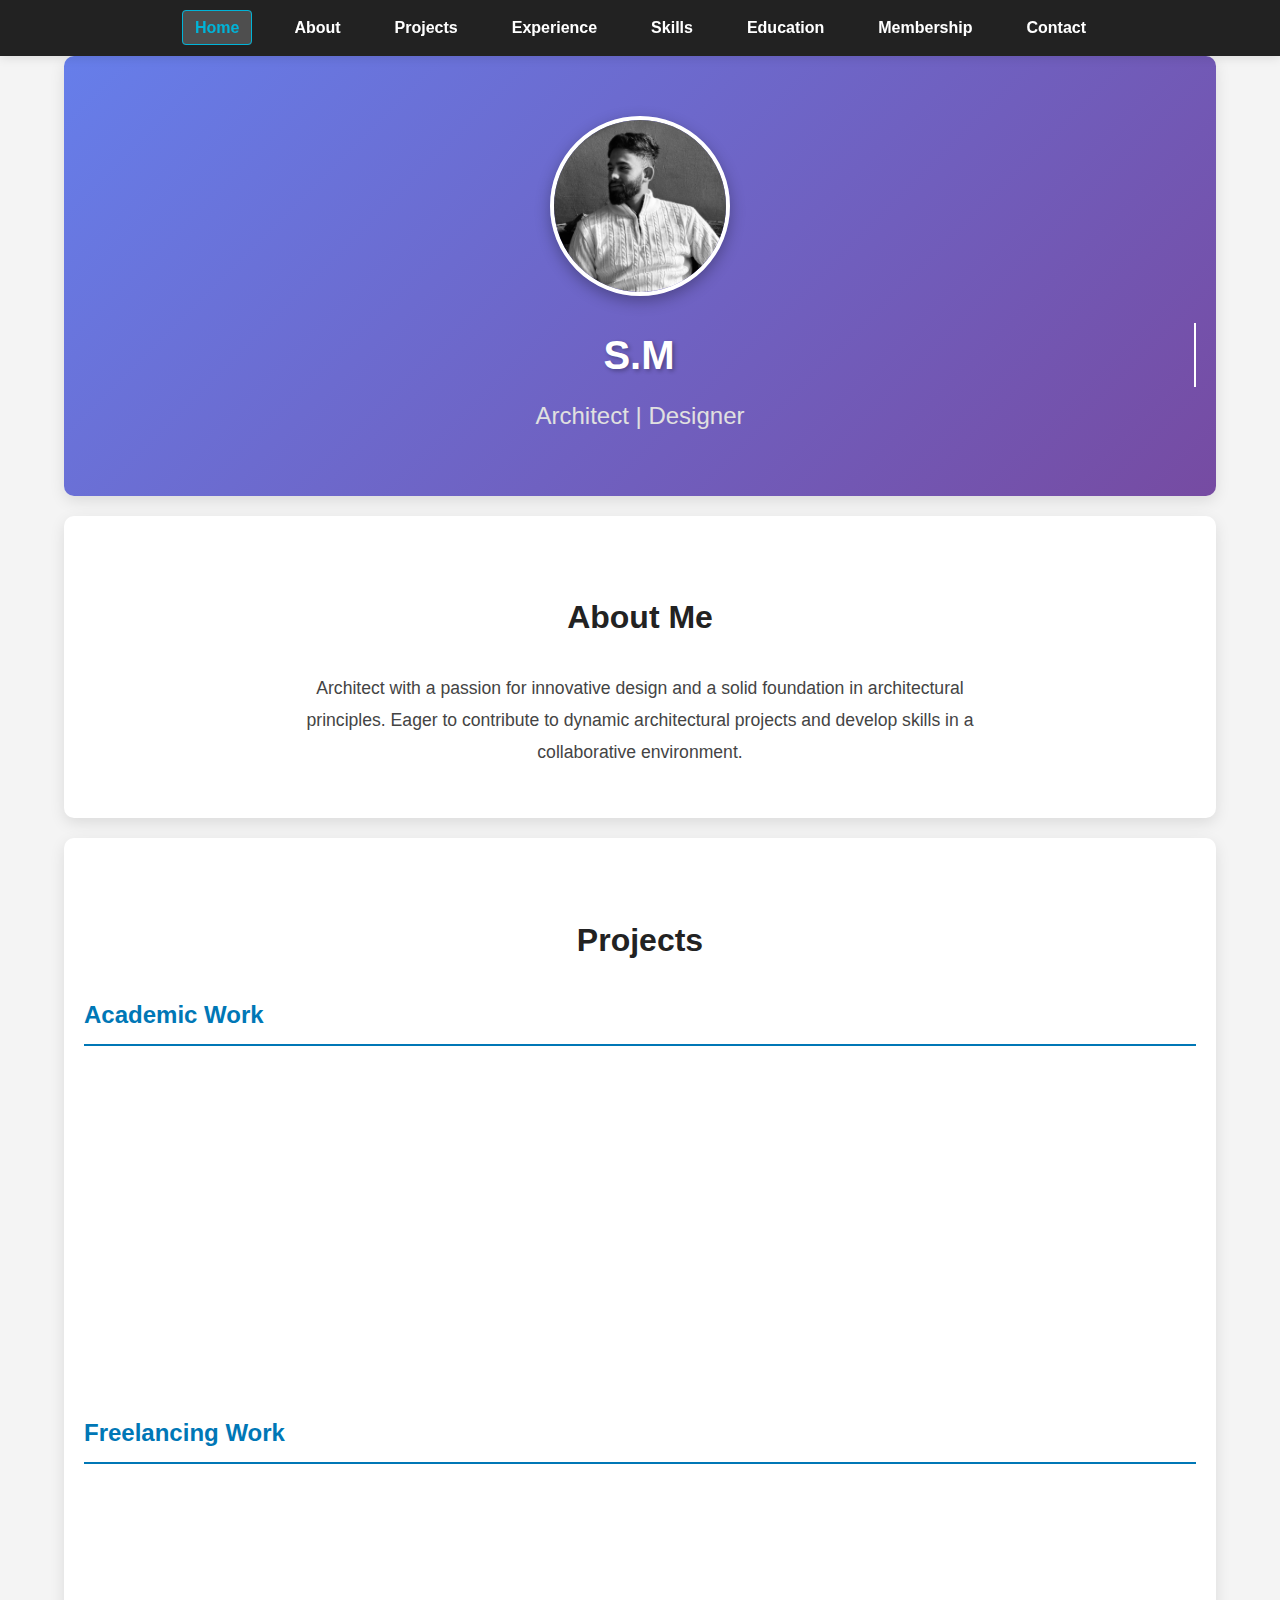
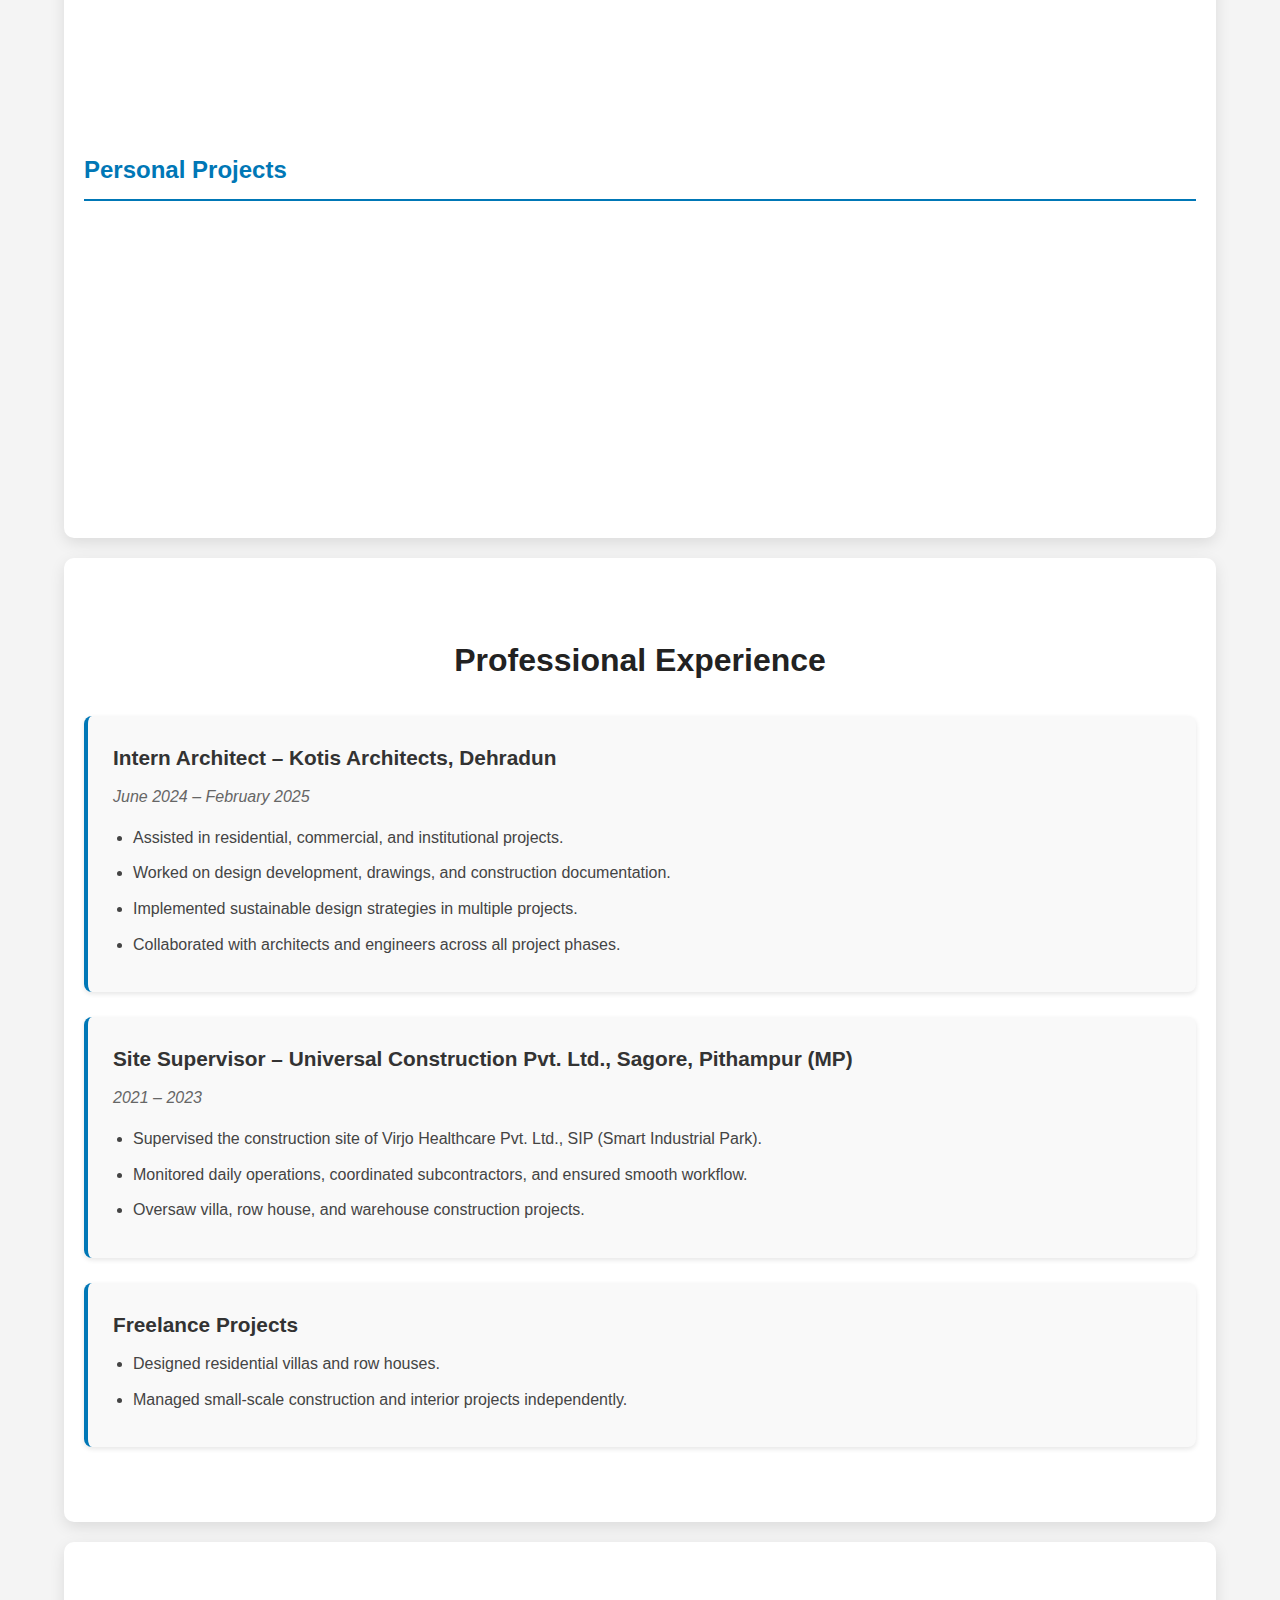
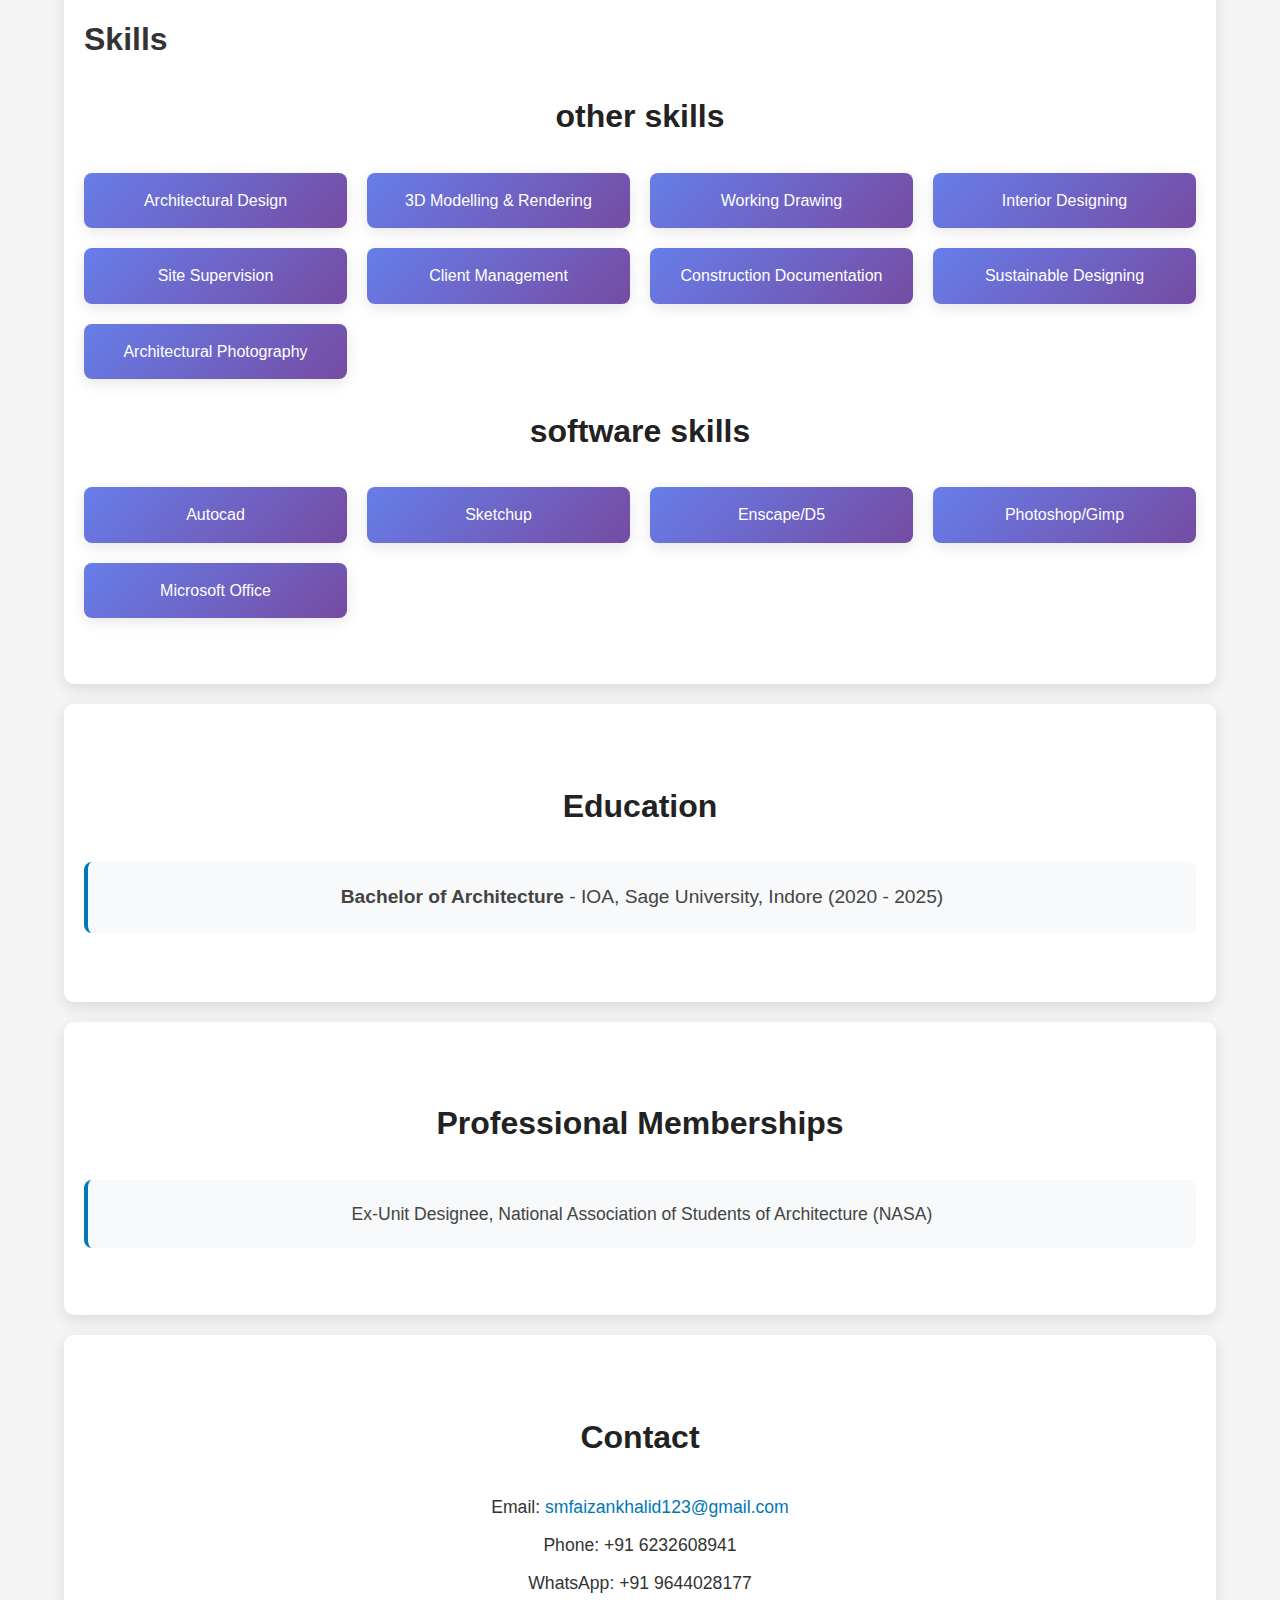
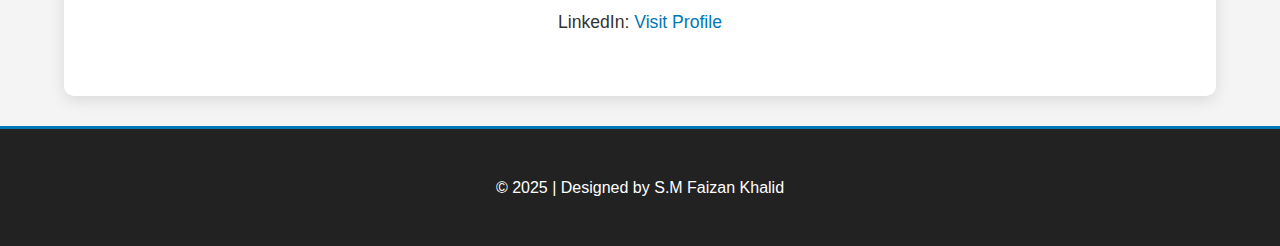
<file: index.html>
<!DOCTYPE html>
<html lang="en">
<head>
  <meta charset="UTF-8">
  <meta name="viewport" content="width=device-width, initial-scale=1.0">
  <title>Faizan Khalid - Portfolio</title>
  <link rel="stylesheet" href="css/style.css">
</head>
<body>
  <!-- Navbar -->
<header>
  <nav>
    <div class="menu-toggle" id="menu-toggle">☰</div>
    <ul id="nav-links">
      <li><a href="#home" class="active">Home</a></li>
      <li><a href="#about">About</a></li>
      <li><a href="#projects">Projects</a></li>
      <li><a href="#experience">Experience</a></li>
      <li><a href="#skills">Skills</a></li>
      <li><a href="#education">Education</a></li>
      <li><a href="#membership">Membership</a></li>
      <li><a href="#contact">Contact</a></li>
    </ul>
  </nav>
</header>
  
  <!-- Home -->
  <section id="home" class="home-section">
    <img src="img/profile.png" alt="S.M Faizan Khalid" class="profile-pic">
    <h1>S.M Faizan Khalid</h1>
    <h2>Architect | Designer</h2>
  </section>
  
  <!-- About -->
  <section id="about">
    <h2>About Me</h2>
    <p>Architect with a passion for innovative design and a solid foundation in architectural principles. 
      Eager to contribute to dynamic architectural projects and develop skills in a collaborative environment.</p>
  </section>
    
  <!-- Projects -->
  <section id="projects">
    <h2>Projects</h2>
    <div class="project-category">
      <h3>Academic Work</h3>
      <div class="project-card"><a href="academic work/7thSemproject/7th-semester_project.html">Bachelor Projects - 7th Semester</a></div>
      <div class="project-card"><a href="academic work/8thSemisterProject/8th-semester_project.html">Bachelor Projects - 8th Semester</a></div>
      <div class="project-card"><a href="academic work/9thsemproject/Completion Letter_Faizan Shaikh.pdf">profational traning certificat - 9th Semester</a></div>
      <div class="project-card"><a href="academic work/finalYearProject/theses.html">Bachelor Projects - Theses</a></div>
    </div>
    
    <div class="project-category">
      <h3>Freelancing Work</h3>
      <div class="project-card"><a href="html/project.html">Residential Projects - Villa</a></div>
      <div class="project-card"><a href="html/other option project .html">Residential Projects - Alternative Design</a></div>
      <div class="project-card"> <a href="/freelancing project/villa.html">Residential Projects - Villa</a></div>
    </div>

    <div class="project-category">
      <h3>Personal Projects</h3>
      <div class="project-card"><a href="project2.pdf">3D Modelling & Rendering Studies</a></div>
      <div class="project-card"><a href="self_project/self_project/rowHouse.html">Planning & 3D Modelling</a></div>
      <div class="project-card"><a href="self_project/self_project/groundwork.html">Residential Projects - Ground Floor Work</a></div>
    </div>
  </section>
    
  <!-- Experience -->
  <section id="experience">
    <h2>Professional Experience</h2>

    <div class="experience-item">
      <h3>Intern Architect – Kotis Architects, Dehradun</h3>
      <p><em>June 2024 – February 2025</em></p>
      <ul>
        <li>Assisted in residential, commercial, and institutional projects.</li>
        <li>Worked on design development, drawings, and construction documentation.</li>
        <li>Implemented sustainable design strategies in multiple projects.</li>
        <li>Collaborated with architects and engineers across all project phases.</li>
      </ul>
    </div>

    <div class="experience-item">
      <h3>Site Supervisor – Universal Construction Pvt. Ltd., Sagore, Pithampur (MP)</h3>
      <p><em>2021 – 2023</em></p>
      <ul>
        <li>Supervised the construction site of Virjo Healthcare Pvt. Ltd., SIP (Smart Industrial Park).</li>
        <li>Monitored daily operations, coordinated subcontractors, and ensured smooth workflow.</li>
        <li>Oversaw villa, row house, and warehouse construction projects.</li>
      </ul>
    </div>

    <div class="experience-item">
      <h3>Freelance Projects</h3>
      <ul>
        <li>Designed residential villas and row houses.</li> 
        <li>Managed small-scale construction and interior projects independently.</li>
      </ul>
    </div>
  </section>
  
  <!-- Skills -->
  <section id="skills">
    <h1>Skills</h1>
    <h2>other skills</h2>
    <ul>
      <li>Architectural Design</li>
      <li>3D Modelling & Rendering</li>
      <li>Working Drawing</li>
      <li>Interior Designing</li>
      <li>Site Supervision</li>
      <li>Client Management</li>
      <li>Construction Documentation</li>
      <li>Sustainable Designing</li>
      <li>Architectural Photography</li>
    </ul>
    <h2>software skills</h2>
    <ul>
    <li>Autocad</li>
    <li> Sketchup </li>
    <li>  Enscape/D5 </li>
    <li>  Photoshop/Gimp</li>
    <li> Microsoft Office  </li>

    </ul>
  </section>
  
  <!-- Education -->
  <section id="education">
    <h2>Education</h2>
    <p><b>Bachelor of Architecture</b> - IOA, Sage University, Indore (2020 - 2025)</p>
  </section>
  
  <!-- Membership -->
  <section id="membership">
    <h2>Professional Memberships</h2>
    <p>Ex-Unit Designee, National Association of Students of Architecture (NASA)</p>
  </section>
  
  <!-- Contact -->
  <section id="contact">
    <h2>Contact</h2>
    <p>Email: <a href="mailto:smfaizankhalid123@gmail.com">smfaizankhalid123@gmail.com</a></p>
    <p>Phone: +91 6232608941</p>
    <p>WhatsApp: +91 9644028177</p>
    <p>LinkedIn: <a href="https://www.linkedin.com/in/sm-faizan-khalid-453b69214" target="_blank">Visit Profile</a></p>
  </section>
  
  <footer>
    <p>© 2025 | Designed by S.M Faizan Khalid</p>
  </footer>
</body>
<script defer src="javascript/script.js"></script>
<script>
  const toggle = document.getElementById('menu-toggle');
  const navLinks = document.getElementById('nav-links');

  toggle.addEventListener('click', () => {
    navLinks.classList.toggle('show');
  });
</script>

</html>
</file>
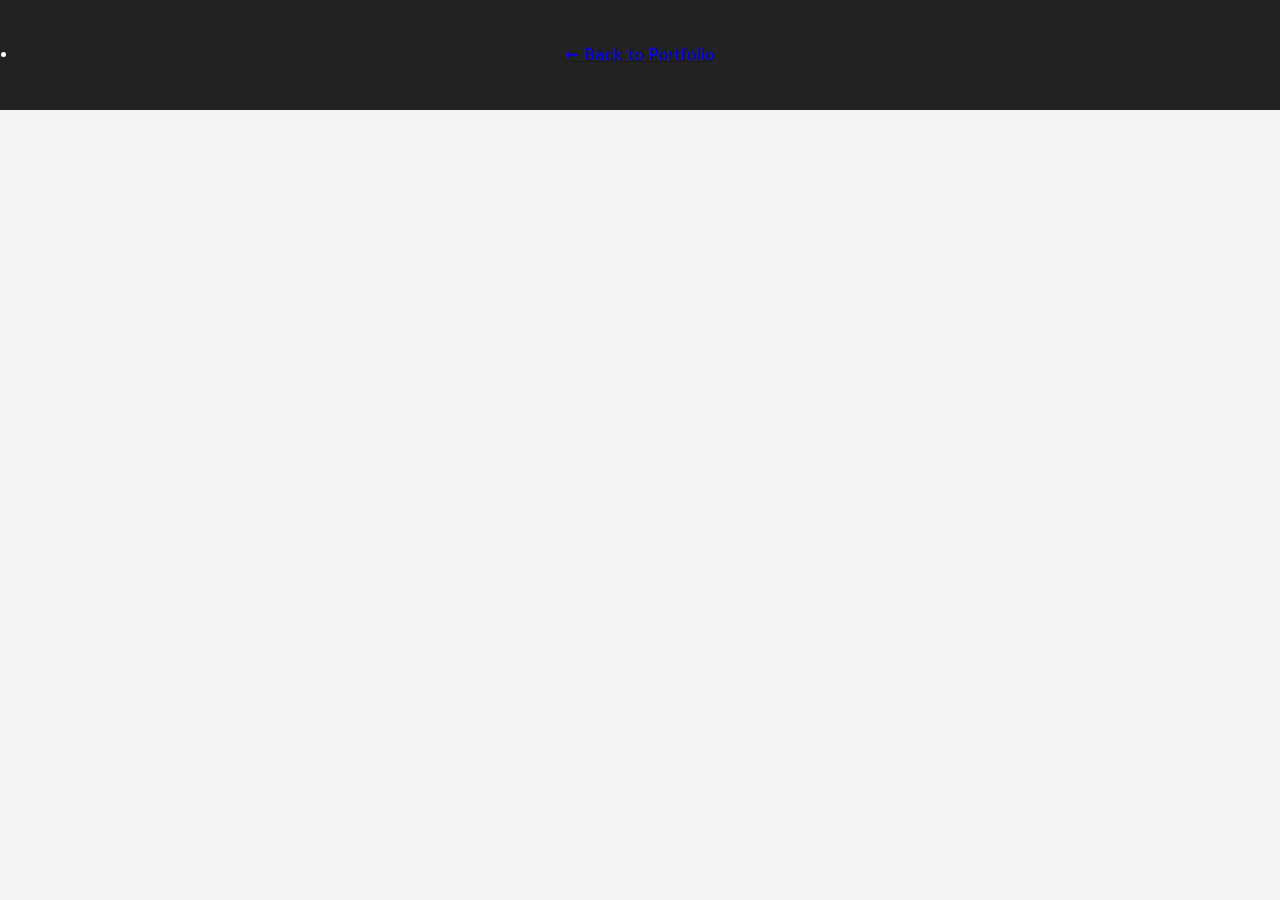
<file: academic work/8thSemisterProject/8th-semester_project.html>
<!DOCTYPE html>
<html lang="en">
<head>
    <meta charset="UTF-8">
    <meta name="viewport" content="width=device-width, initial-scale=1.0">
    <title>8th semester project</title>
<link rel="stylesheet" href="/academic work/8thSemisterProject/8thsem.css">
</head>
<body>
    <header>
     <li><a href="/index.html">← Back to Portfolio</a></li>

    </header>
    
</body>
</html>
</file>
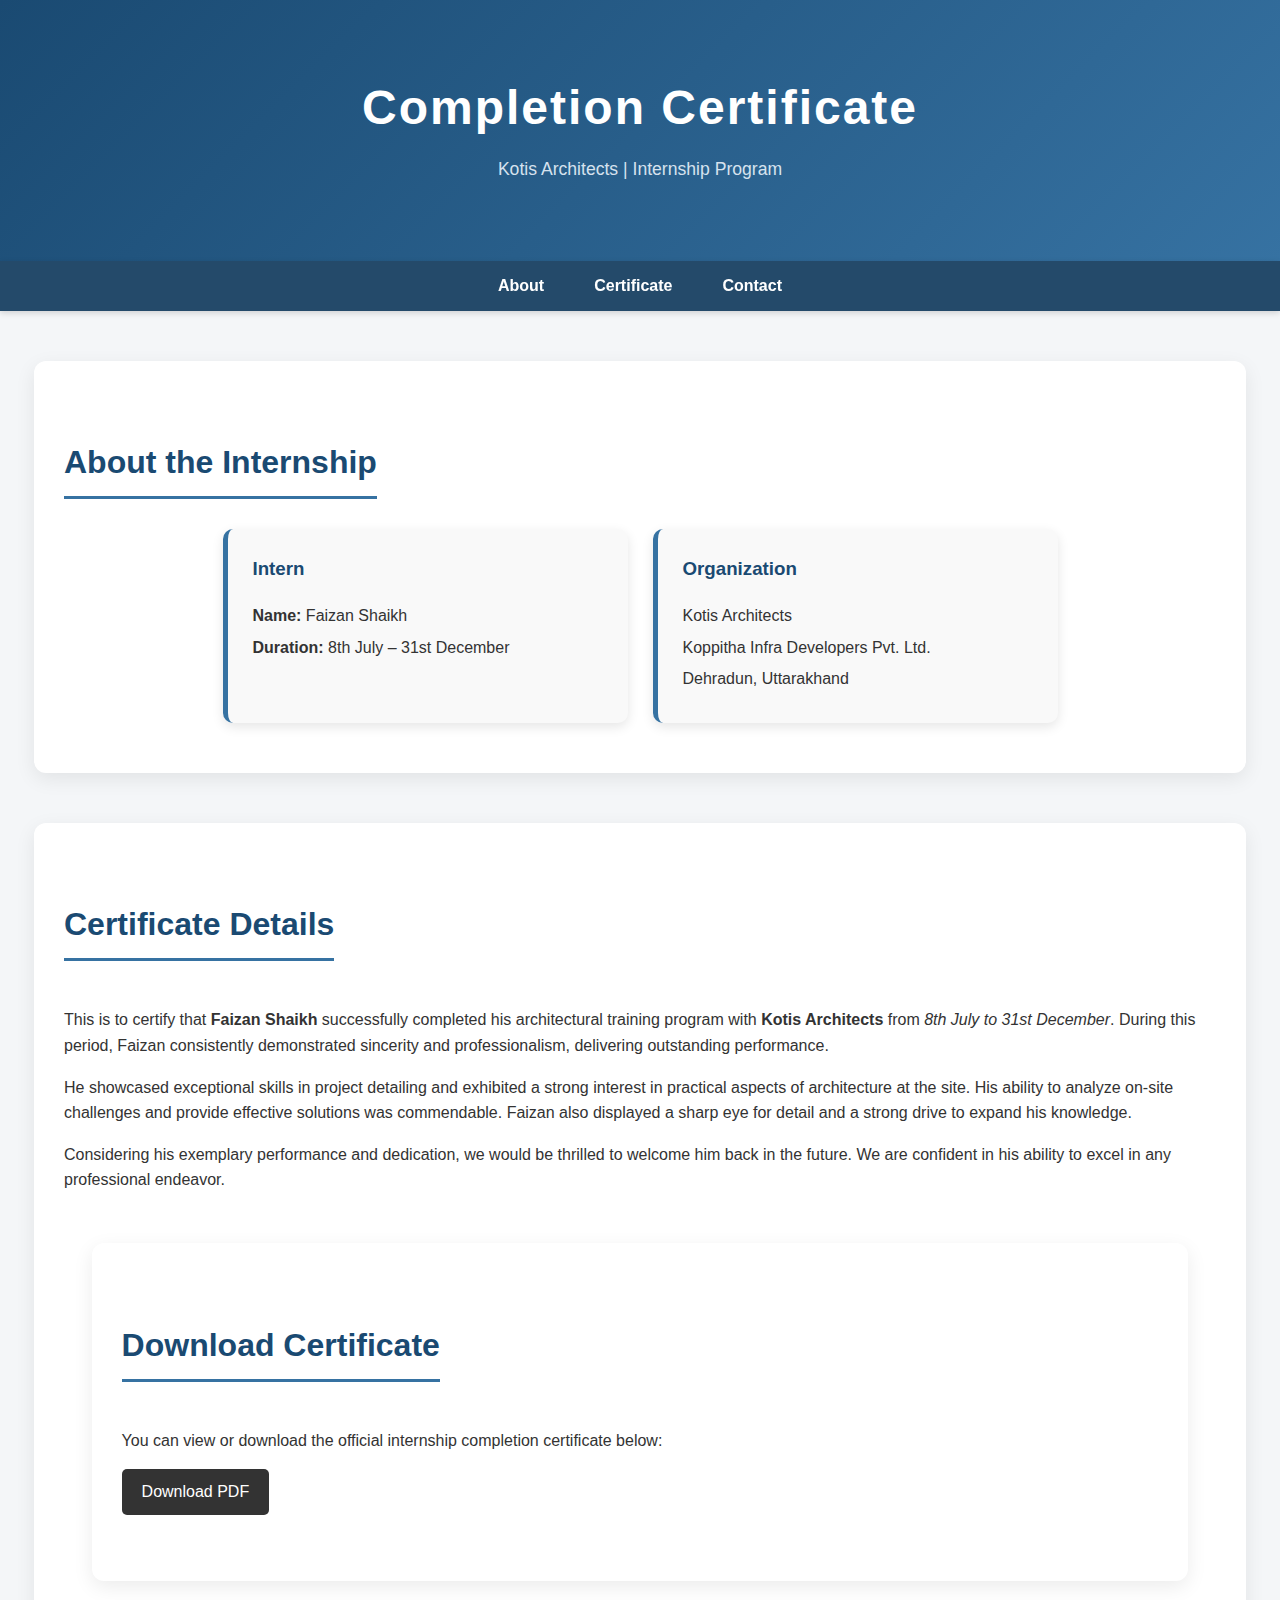
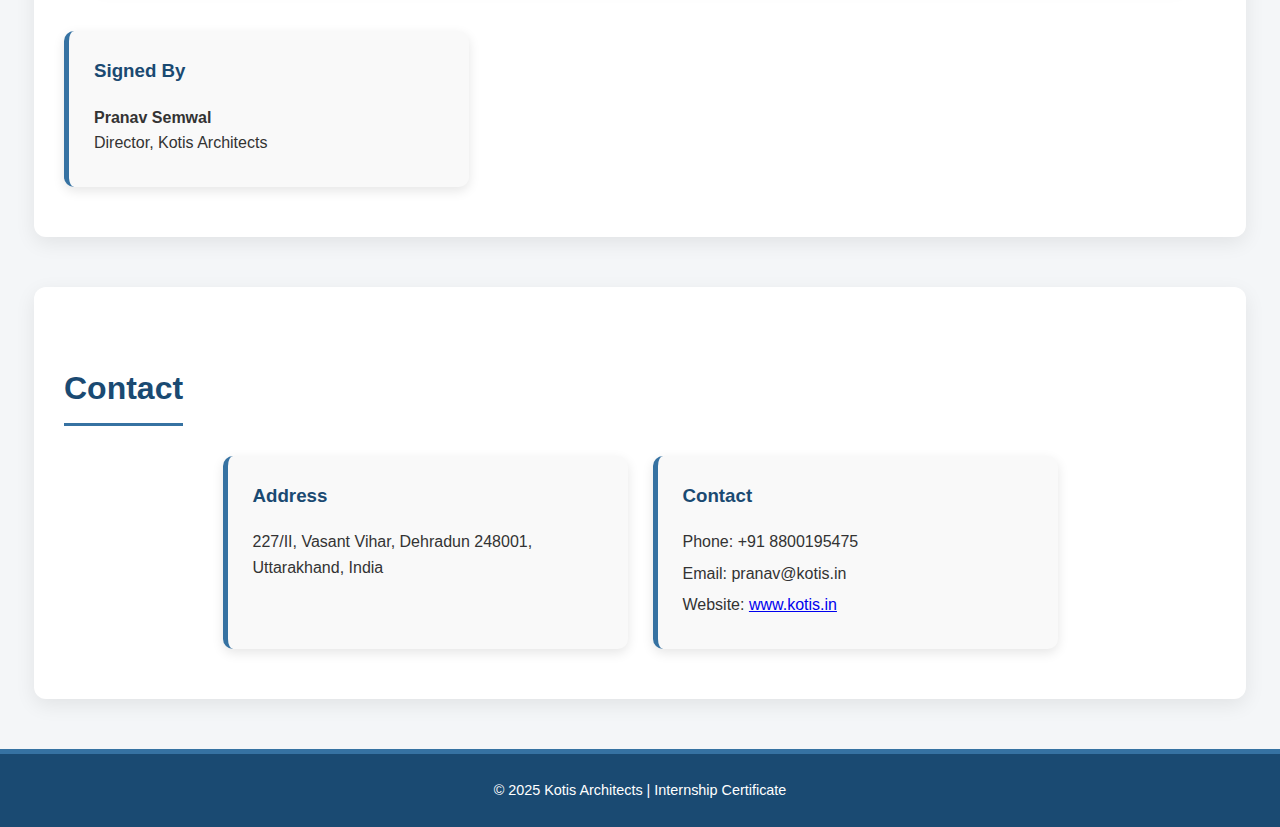
<file: academic work/9thsemproject/9thsem.html>
<!DOCTYPE html>
<html lang="en">
<head>
  <meta charset="UTF-8">
  <meta name="viewport" content="width=device-width, initial-scale=1.0">
  <title>Internship Completion Certificate</title>
  <link rel="stylesheet" href="/academic work/9thsemproject/css.css">
</head>
<body>

  <!-- Header -->
  <header class="project-header">
    <h1>Completion Certificate</h1>
    <p>Kotis Architects | Internship Program</p>
  </header>

  <!-- Navigation -->
  <nav>
    <ul>
      <li><a href="#about">About</a></li>
      <li><a href="#certificate">Certificate</a></li>
      <li><a href="#contact">Contact</a></li>
    </ul>
  </nav>

  <!-- About Section -->
  <section id="about" class="content-section">
    <h2>About the Internship</h2>
    <div class="project-info">
      <div class="info-card">
        <h3>Intern</h3>
        <p><strong>Name:</strong> Faizan Shaikh</p>
        <p><strong>Duration:</strong> 8th July – 31st December</p>
      </div>
      <div class="info-card">
        <h3>Organization</h3>
        <p>Kotis Architects</p>
        <p>Koppitha Infra Developers Pvt. Ltd.</p>
        <p>Dehradun, Uttarakhand</p>
      </div>
    </div>
  </section>

  <!-- Certificate Section -->
  <section id="certificate" class="content-section">
    <h2>Certificate Details</h2>
    <p>
      This is to certify that <strong>Faizan Shaikh</strong> successfully completed his
      architectural training program with <strong>Kotis Architects</strong> from
      <em>8th July to 31st December</em>. During this period, Faizan consistently
      demonstrated sincerity and professionalism, delivering outstanding performance.
    </p>
    <p>
      He showcased exceptional skills in project detailing and exhibited a strong
      interest in practical aspects of architecture at the site. His ability to analyze
      on-site challenges and provide effective solutions was commendable. Faizan also
      displayed a sharp eye for detail and a strong drive to expand his knowledge.
    </p>
    <p>
      Considering his exemplary performance and dedication, we would be thrilled to
      welcome him back in the future. We are confident in his ability to excel in any
      professional endeavor.
    </p>
  <!-- PDF Certificate Section -->
  <section id="pdf" class="content-section">
    <h2>Download Certificate</h2>
    <p>You can view or download the official internship completion certificate below:</p>

    <!-- Embed PDF in page -->
    <!-- Download link -->
    <p style="margin-top: 10px;">
      <a href="/academic work/9thsemproject/Completion Letter_Faizan Shaikh.pdf" download class="download-btn">Download PDF</a>
    </p>
  </section>



    <div class="info-card">
      <h3>Signed By</h3>
      <p><strong>Pranav Semwal</strong><br>Director, Kotis Architects</p>
    </div>
  </section>

  <!-- Contact Section -->
  <section id="contact" class="content-section">
    <h2>Contact</h2>
    <div class="project-info">
      <div class="info-card">
        <h3>Address</h3>
        <p>227/II, Vasant Vihar, Dehradun 248001, Uttarakhand, India</p>
      </div>
      <div class="info-card">
        <h3>Contact</h3>
        <p>Phone: +91 8800195475</p>
        <p>Email: pranav@kotis.in</p>
        <p>Website: <a href="http://www.kotis.in" target="_blank">www.kotis.in</a></p>
      </div>
    </div>
  </section>

  <!-- Footer -->
  <footer>
    &copy; 2025 Kotis Architects | Internship Certificate
  </footer>

</body>
</html>
</file>
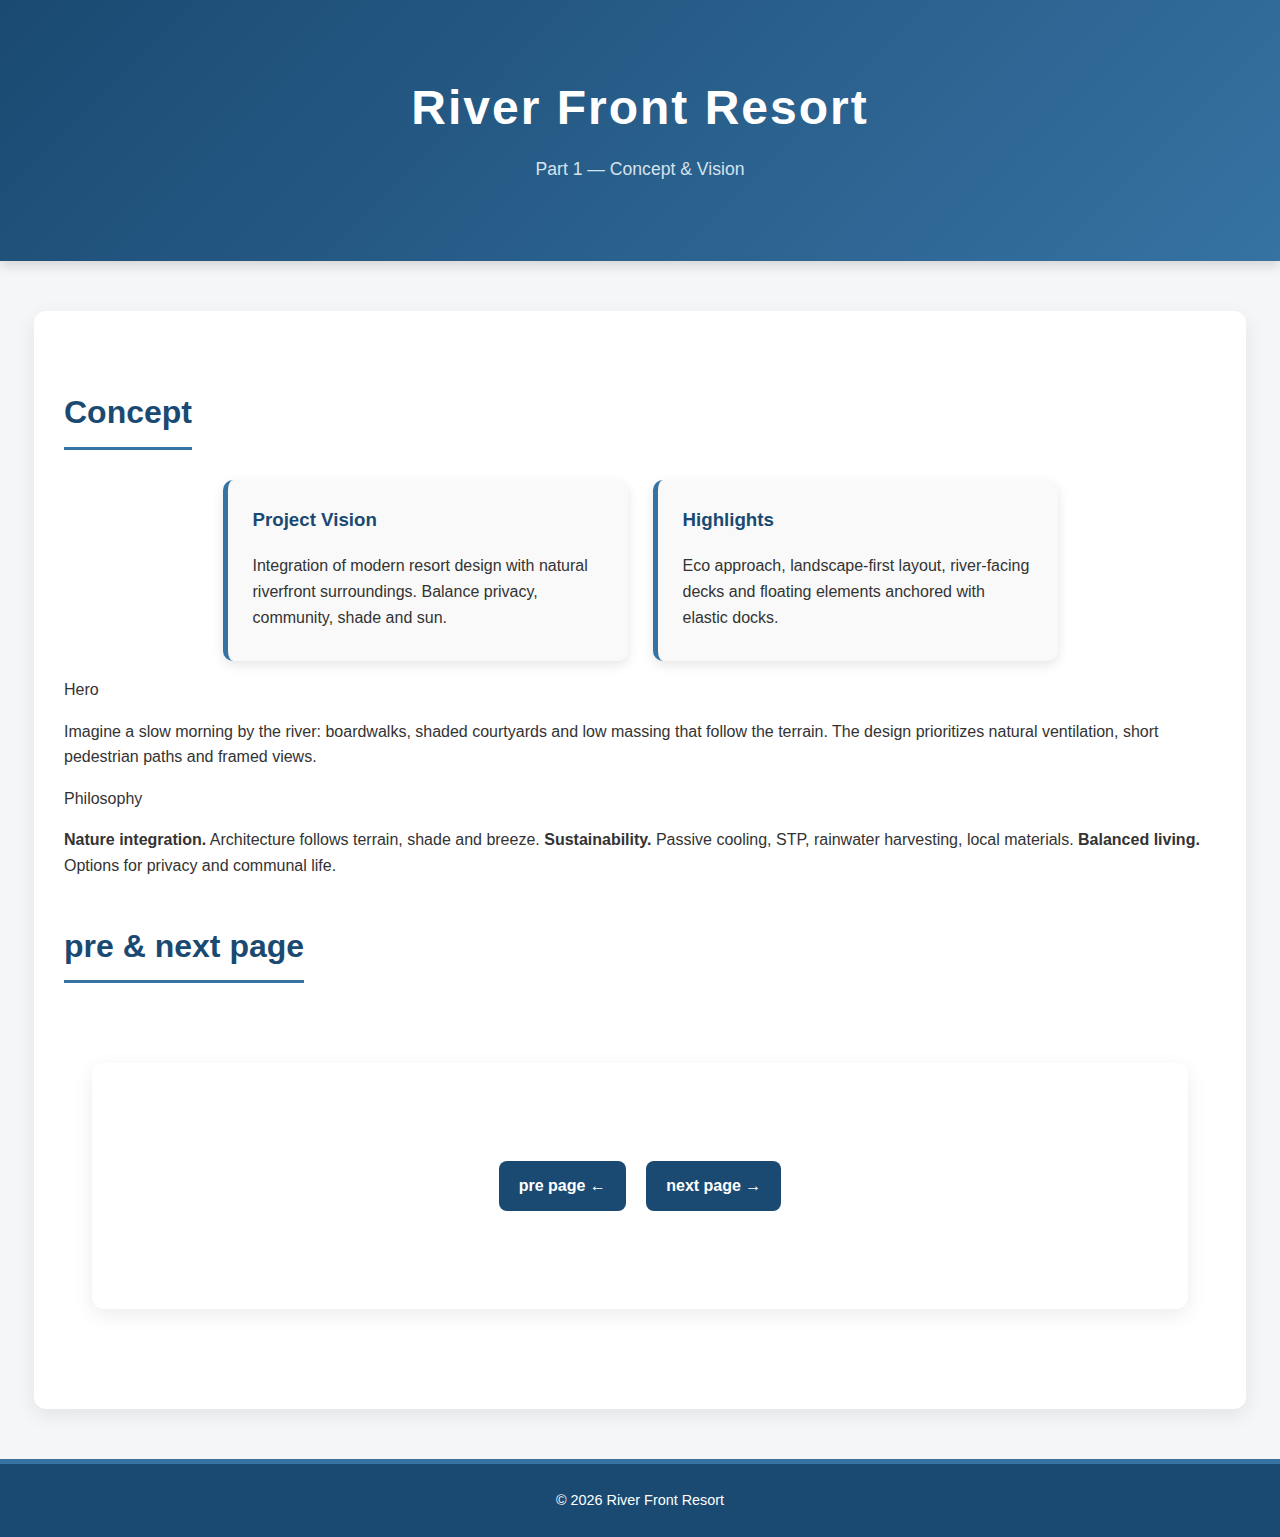
<file: academic work/finalYearProject/part1.html>
<!DOCTYPE html>
<html lang="en">
<head>
  <meta charset="utf-8"/>
  <meta name="viewport" content="width=device-width,initial-scale=1"/>
  <title>River Front Resort — Portfolio</title>
  <link rel="stylesheet" href="theses.css"/>
</head>
<body>
  <header class="project-header">
    <h1>River Front Resort</h1>
    <p class="lead">Part 1 — Concept & Vision</p>
  </header>
  <main>
    <section class="content-section">
      <h2>Concept</h2>
      <div class="project-info">
        <article class="info-card">
          <h3>Project Vision</h3>
          <p>Integration of modern resort design with natural riverfront surroundings. Balance privacy, community, shade and sun.</p>
        </article>
        <article class="info-card">
          <h3>Highlights</h3>
          <p>Eco approach, landscape-first layout, river-facing decks and floating elements anchored with elastic docks.</p>
        </article>
      </div>

      <div class="hr"></div>

      <div class="two-col">
        <p class="kicker">Hero</p>
        <p>Imagine a slow morning by the river: boardwalks, shaded courtyards and low massing that follow the terrain. The design prioritizes natural ventilation, short pedestrian paths and framed views.</p>

        <p class="kicker">Philosophy</p>
        <p><strong>Nature integration.</strong> Architecture follows terrain, shade and breeze. <strong>Sustainability.</strong> Passive cooling, STP, rainwater harvesting, local materials. <strong>Balanced living.</strong> Options for privacy and communal life.</p>
      </div>
          <h2>pre & next page</h2>
    <div class="plans-container">
           <!-- pre & naxt planButton -->
<section id="site-plan" class="content-section">
  <div style="text-align:center; margin: 40px 0;">
    <a href="theses.html" class="nav-btn">pre page ←</a>
  <a href="part2.html" class="nav-btn">next page →</a>
  </div>


</section>
    
</main>
  <!-- footer start  -->
  <footer>© <span id="year"></span> River Front Resort</footer>
  <script>document.getElementById('year').textContent=new Date().getFullYear();</script>
</body>
</html>
</file>
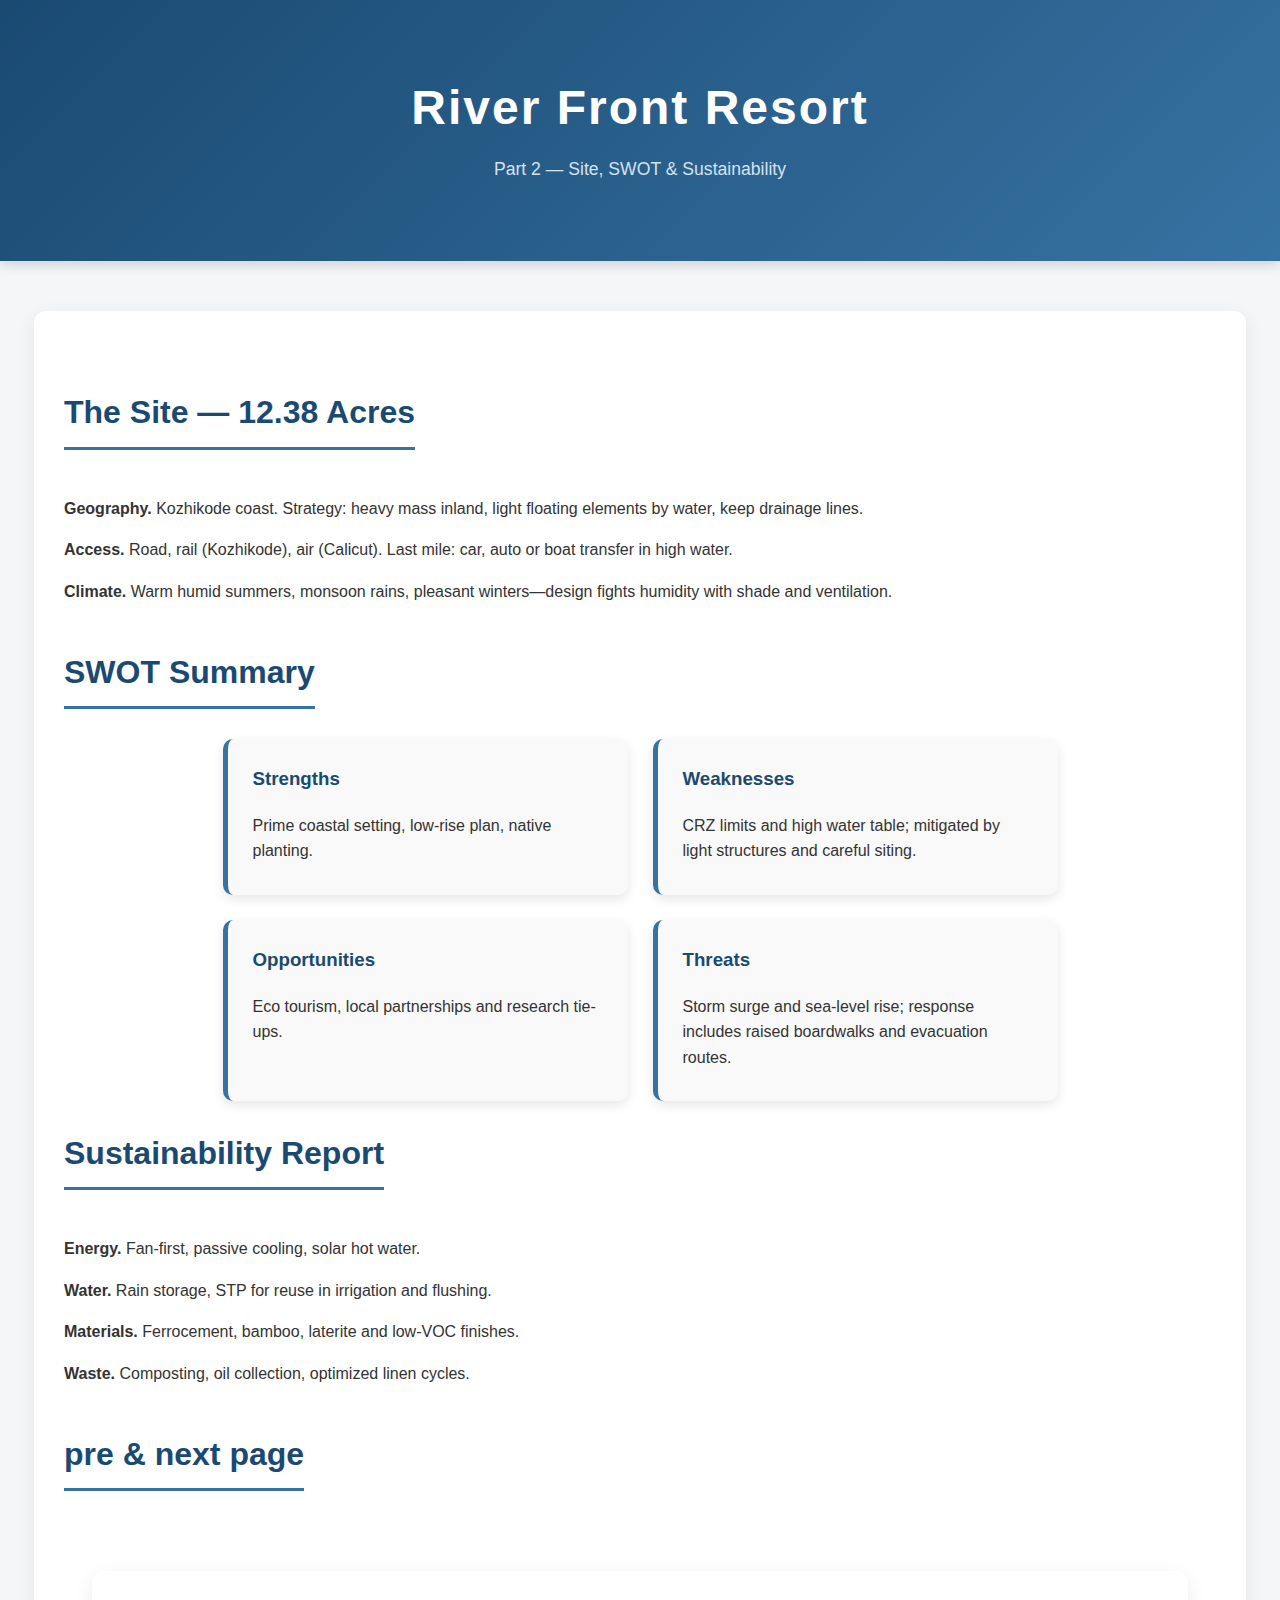
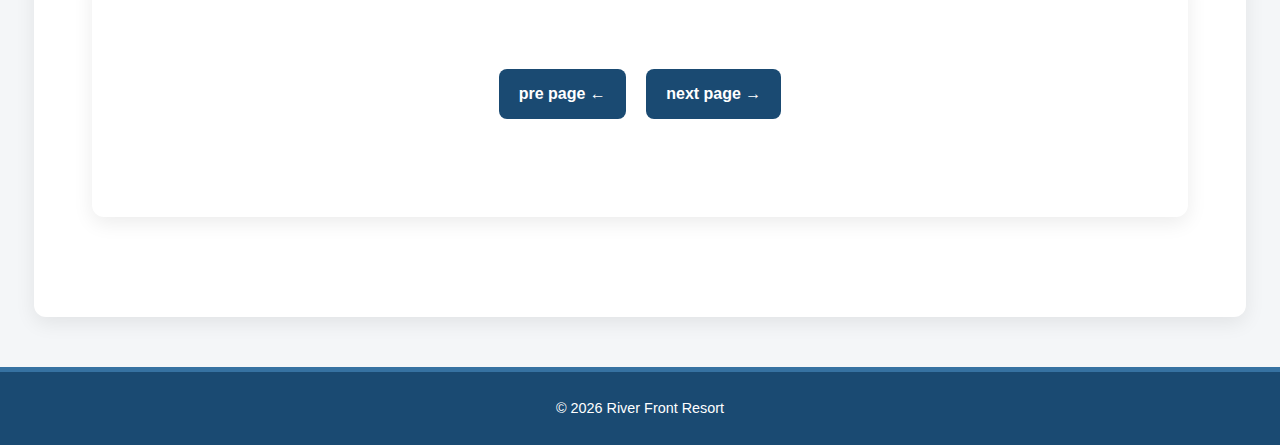
<file: academic work/finalYearProject/part2.html>
<!DOCTYPE html>
<html lang="en">
<head>
  <meta charset="utf-8"/>
  <meta name="viewport" content="width=device-width,initial-scale=1"/>
  <title>Part 2 — Site & Sustainability</title>
  <link rel="stylesheet" href="theses.css"/>
</head>
<body>
  <header class="project-header">
    <h1>River Front Resort</h1>
    <p class="lead">Part 2 — Site, SWOT & Sustainability</p>
  </header>

  <main>
    <section class="content-section">
      <h2>The Site — 12.38 Acres</h2>
      <div class="two-col">
        <p><strong>Geography.</strong> Kozhikode coast. Strategy: heavy mass inland, light floating elements by water, keep drainage lines.</p>
        <p><strong>Access.</strong> Road, rail (Kozhikode), air (Calicut). Last mile: car, auto or boat transfer in high water.</p>
        <p><strong>Climate.</strong> Warm humid summers, monsoon rains, pleasant winters—design fights humidity with shade and ventilation.</p>
      </div>

      <div class="hr"></div>

      <h2>SWOT Summary</h2>
      <div class="project-info">
        <article class="info-card"><h3>Strengths</h3><p>Prime coastal setting, low-rise plan, native planting.</p></article>
        <article class="info-card"><h3>Weaknesses</h3><p>CRZ limits and high water table; mitigated by light structures and careful siting.</p></article>
        <article class="info-card"><h3>Opportunities</h3><p>Eco tourism, local partnerships and research tie-ups.</p></article>
        <article class="info-card"><h3>Threats</h3><p>Storm surge and sea-level rise; response includes raised boardwalks and evacuation routes.</p></article>
      </div>

      <div class="hr"></div>

      <h2>Sustainability Report</h2>
      <div class="three-col">
        <p><strong>Energy.</strong> Fan-first, passive cooling, solar hot water.</p>
        <p><strong>Water.</strong> Rain storage, STP for reuse in irrigation and flushing.</p>
        <p><strong>Materials.</strong> Ferrocement, bamboo, laterite and low-VOC finishes.</p>
        <p><strong>Waste.</strong> Composting, oil collection, optimized linen cycles.</p>
      </div>
    
    <h2>pre & next page</h2>
    <div class="plans-container">
    <!-- pre & naxt planButton -->
<section id="site-plan" class="content-section">
  <div style="text-align:center; margin: 40px 0;">
    <a href="part1.html" class="nav-btn">pre page ←</a>
  <a href="part3.html" class="nav-btn">next page →</a>
  </div>


</section>
  </main>
  <!-- footer start  -->
  <footer>© <span id="year"></span> River Front Resort</footer>
  <script>document.getElementById('year').textContent=new Date().getFullYear();</script>
</body>
</html>
</file>
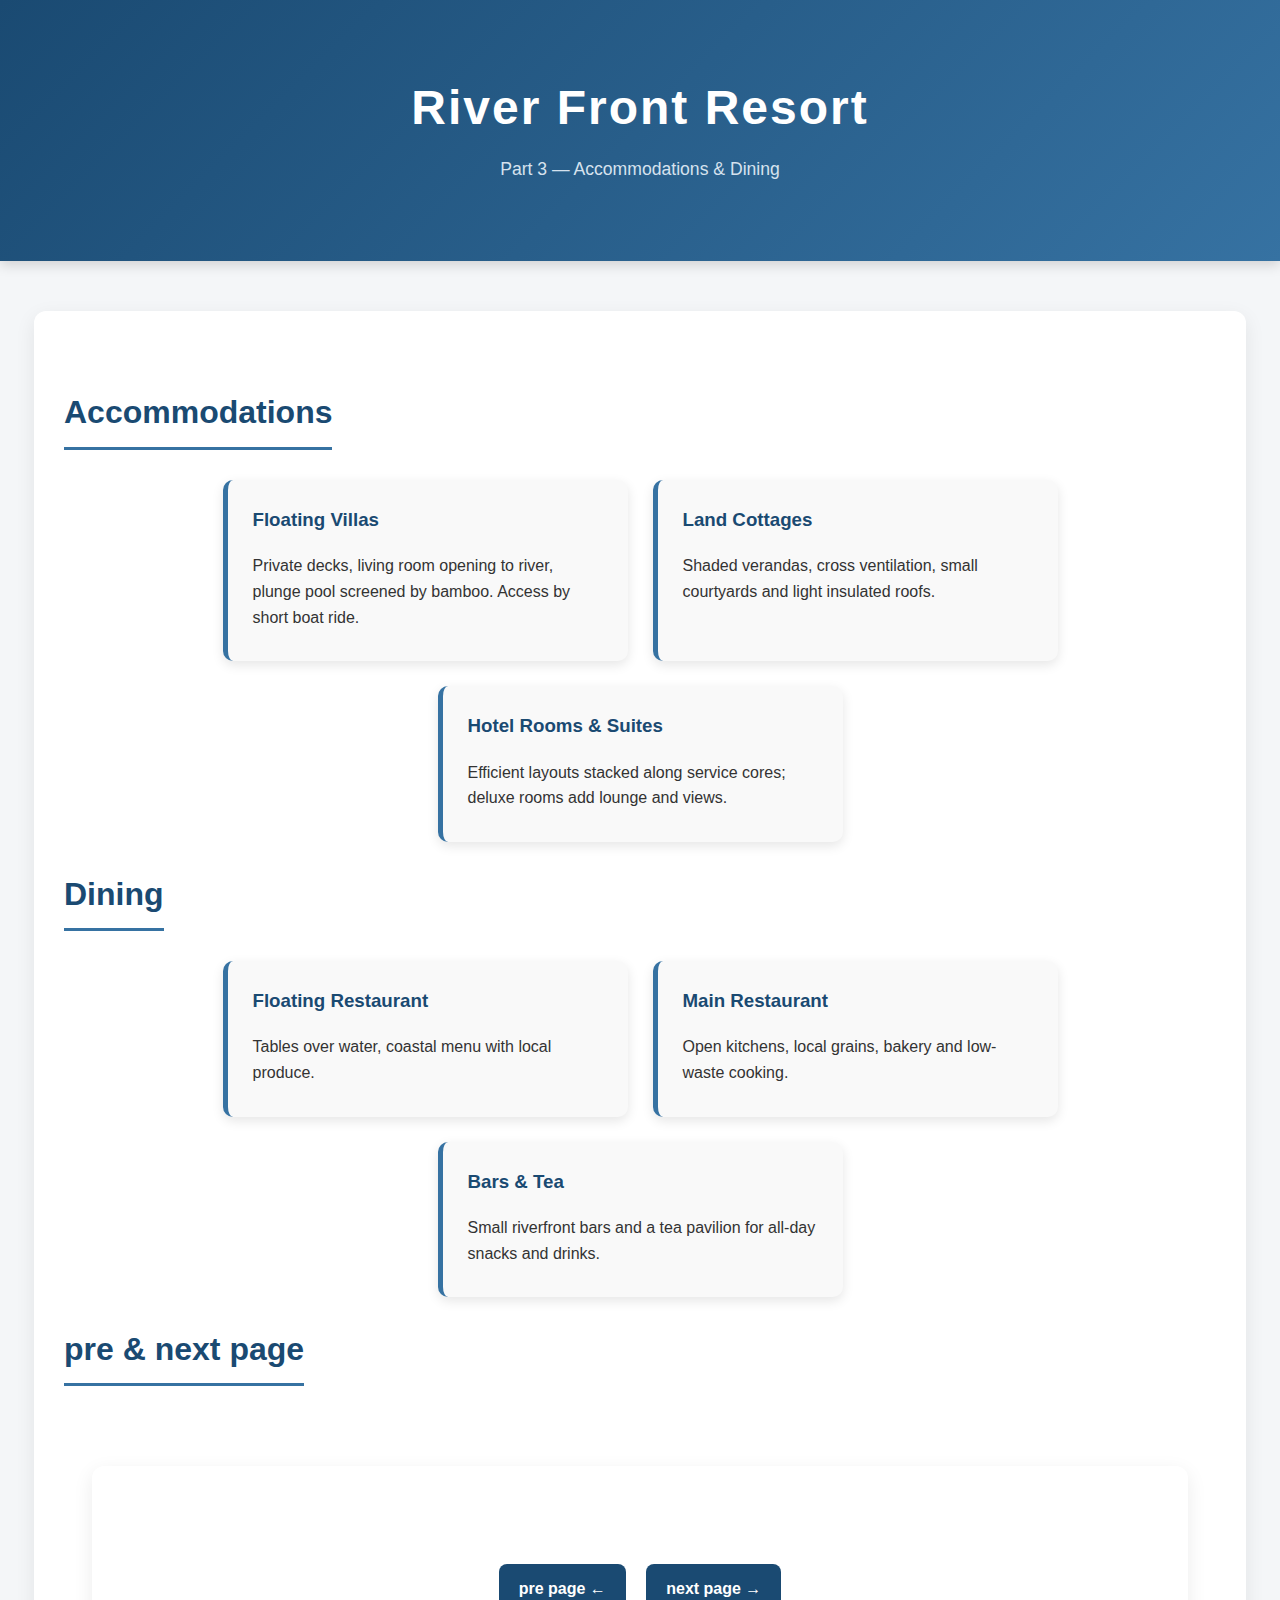
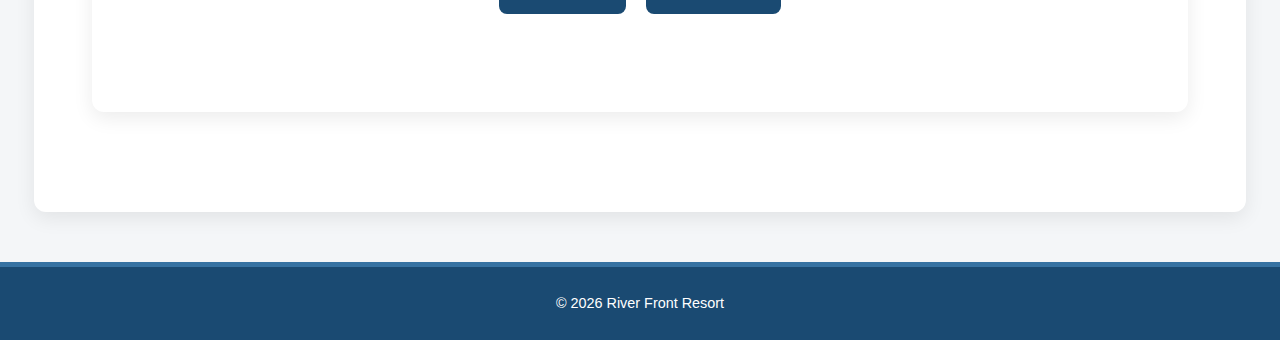
<file: academic work/finalYearProject/part3.html>
<!DOCTYPE html>
<html lang="en">
<head>
  <meta charset="utf-8"/>
  <meta name="viewport" content="width=device-width,initial-scale=1"/>
  <title>Part 3 — Accommodations & Dining</title>
  <link rel="stylesheet" href="theses.css"/>
</head>
<body>
  <header class="project-header">
    <h1>River Front Resort</h1>
    <p class="lead">Part 3 — Accommodations & Dining</p>
  </header>

  <main>
    <section class="content-section">
      <h2>Accommodations</h2>
      <div class="project-info">
        <article class="info-card"><h3>Floating Villas</h3><p>Private decks, living room opening to river, plunge pool screened by bamboo. Access by short boat ride.</p></article>
        <article class="info-card"><h3>Land Cottages</h3><p>Shaded verandas, cross ventilation, small courtyards and light insulated roofs.</p></article>
        <article class="info-card"><h3>Hotel Rooms & Suites</h3><p>Efficient layouts stacked along service cores; deluxe rooms add lounge and views.</p></article>
      </div>

      <div class="hr"></div>

      <h2>Dining</h2>
      <div class="project-info">
        <article class="info-card"><h3>Floating Restaurant</h3><p>Tables over water, coastal menu with local produce.</p></article>
        <article class="info-card"><h3>Main Restaurant</h3><p>Open kitchens, local grains, bakery and low-waste cooking.</p></article>
        <article class="info-card"><h3>Bars & Tea</h3><p>Small riverfront bars and a tea pavilion for all-day snacks and drinks.</p></article>
      </div>
   
    <h2>pre & next page</h2>
    <div class="plans-container">
    <!-- pre & naxt planButton -->
<section id="site-plan" class="content-section">
  <div style="text-align:center; margin: 40px 0;">
    <a href="part2.html" class="nav-btn">pre page ←</a>
  <a href="part4.html" class="nav-btn">next page →</a>
  </div>


</section>
  </main>
    <!-- PDF Section -->

  <!-- footer start  -->

  <footer>© <span id="year"></span> River Front Resort</footer>
  <script>document.getElementById('year').textContent=new Date().getFullYear();</script>
</body>
</html>
</file>
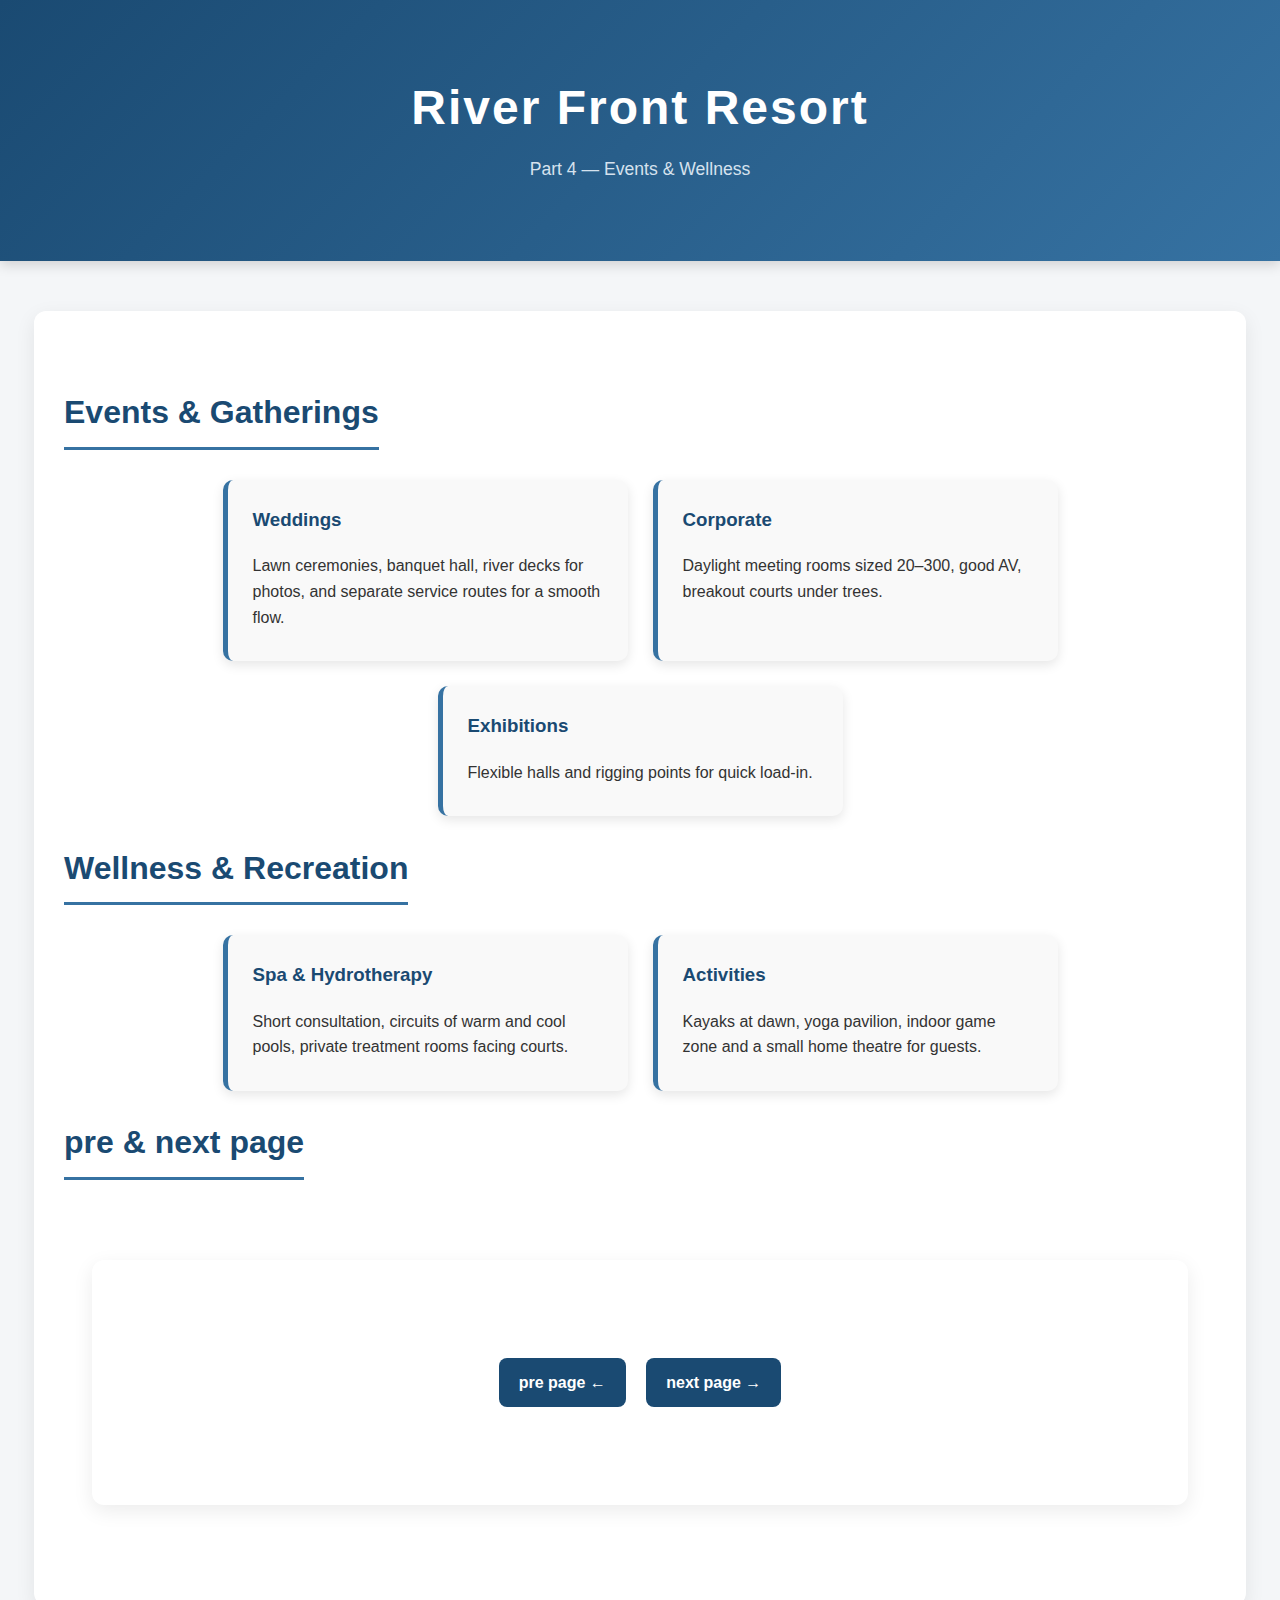
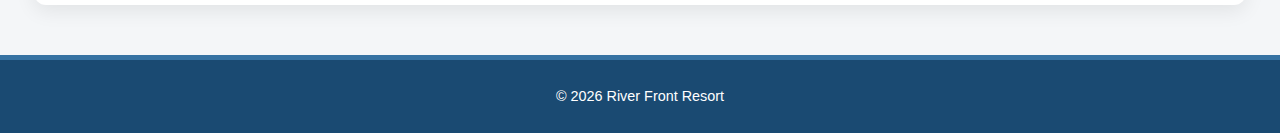
<file: academic work/finalYearProject/part4.html>
<!DOCTYPE html>
<html lang="en">
<head>
  <meta charset="utf-8"/>
  <meta name="viewport" content="width=device-width,initial-scale=1"/>
  <title>Part 4 — Events & Wellness</title>
  <link rel="stylesheet" href="theses.css"/>
</head>
<body>
  <header class="project-header">
    <h1>River Front Resort</h1>
    <p class="lead">Part 4 — Events & Wellness</p>

  </header>

  <main>
    <section class="content-section">
      <h2>Events & Gatherings</h2>
      <div class="project-info">
        <article class="info-card"><h3>Weddings</h3><p>Lawn ceremonies, banquet hall, river decks for photos, and separate service routes for a smooth flow.</p></article>
        <article class="info-card"><h3>Corporate</h3><p>Daylight meeting rooms sized 20–300, good AV, breakout courts under trees.</p></article>
        <article class="info-card"><h3>Exhibitions</h3><p>Flexible halls and rigging points for quick load-in.</p></article>
      </div>

      <div class="hr"></div>

      <h2>Wellness & Recreation</h2>
      <div class="project-info">
        <article class="info-card"><h3>Spa & Hydrotherapy</h3><p>Short consultation, circuits of warm and cool pools, private treatment rooms facing courts.</p></article>
        <article class="info-card"><h3>Activities</h3><p>Kayaks at dawn, yoga pavilion, indoor game zone and a small home theatre for guests.</p></article>
      </div>

         <h2>pre & next page</h2>
    <div class="plans-container">
     <!-- site planButton -->
    <!-- pre & naxt planButton -->
<section id="site-plan" class="content-section">
  <div style="text-align:center; margin: 40px 0;">
    <a href="part3.html" class="nav-btn">pre page ←</a>
  <a href="part5.html" class="nav-btn">next page →</a>
  </div>
</section>
  </main>
 <!-- footer start  -->
  <footer>© <span id="year"></span> River Front Resort</footer>
  <script>document.getElementById('year').textContent=new Date().getFullYear();</script>
</body>
</html>
</file>
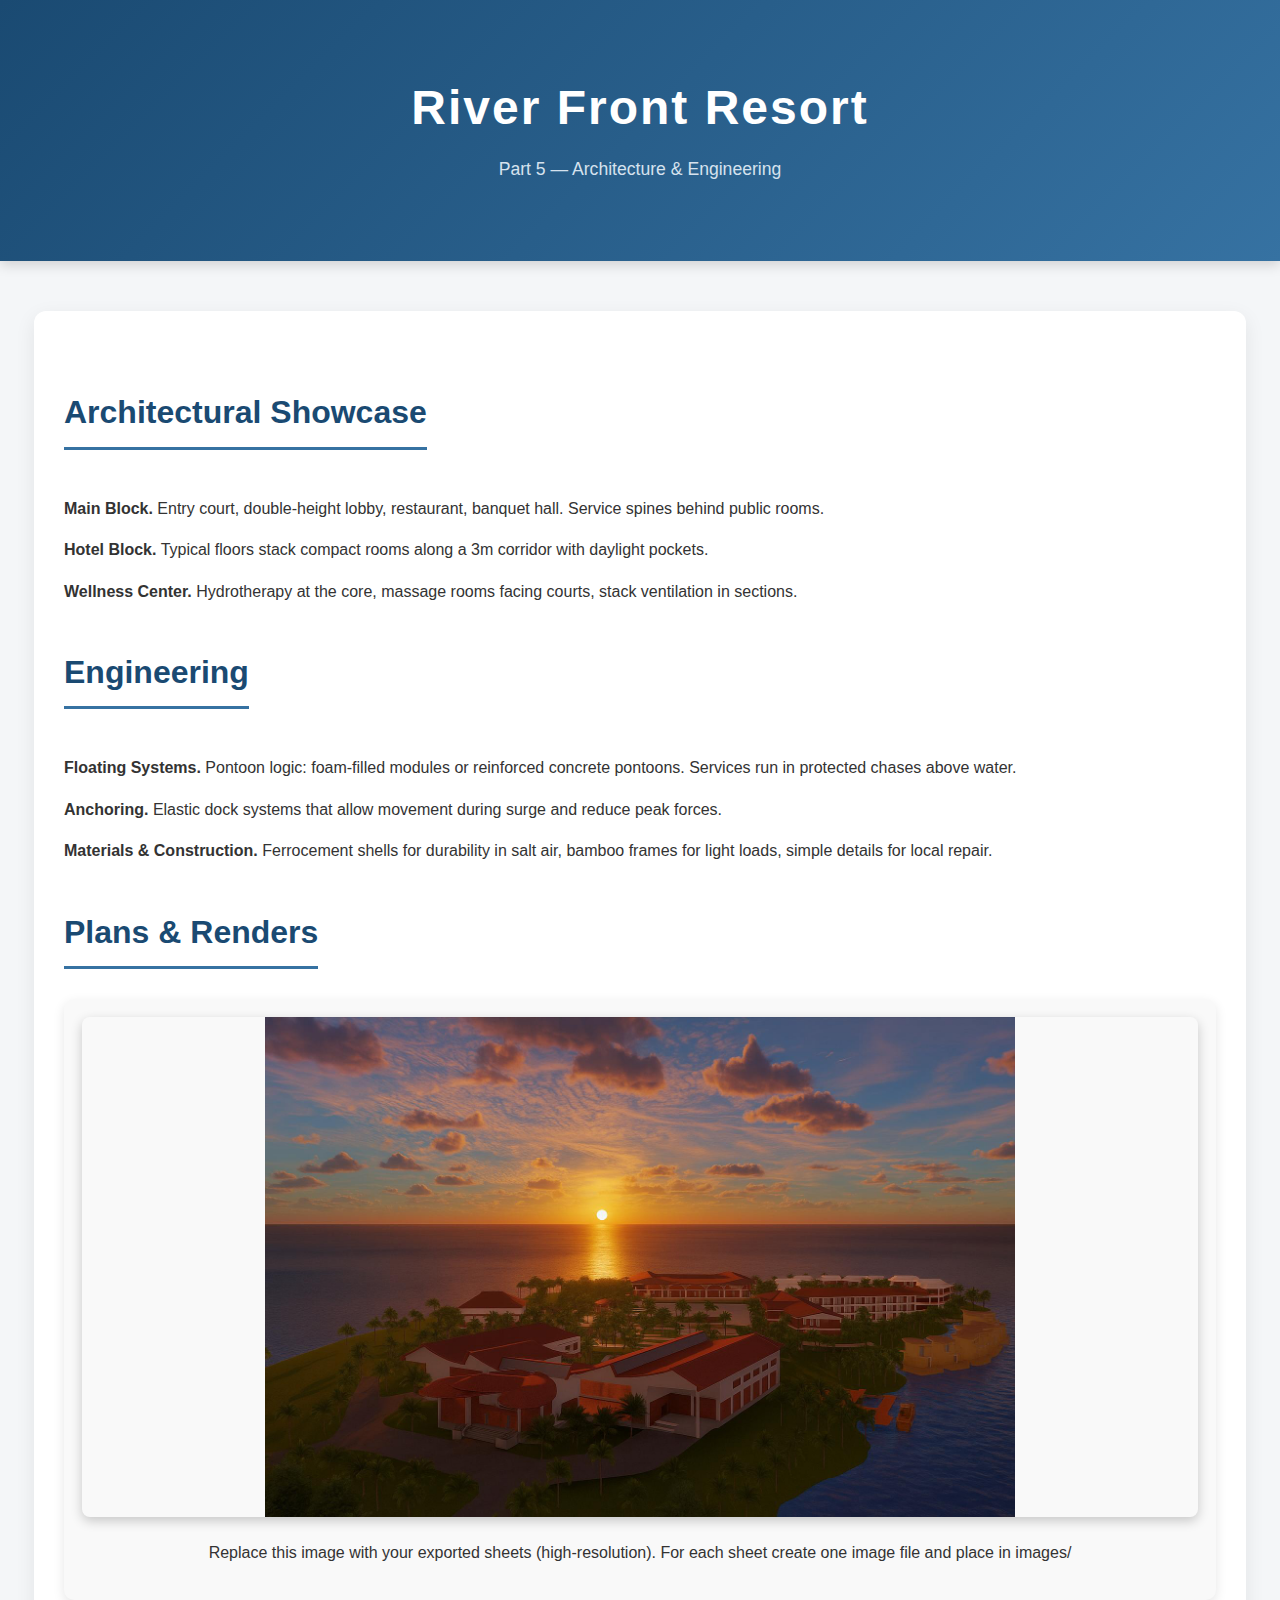
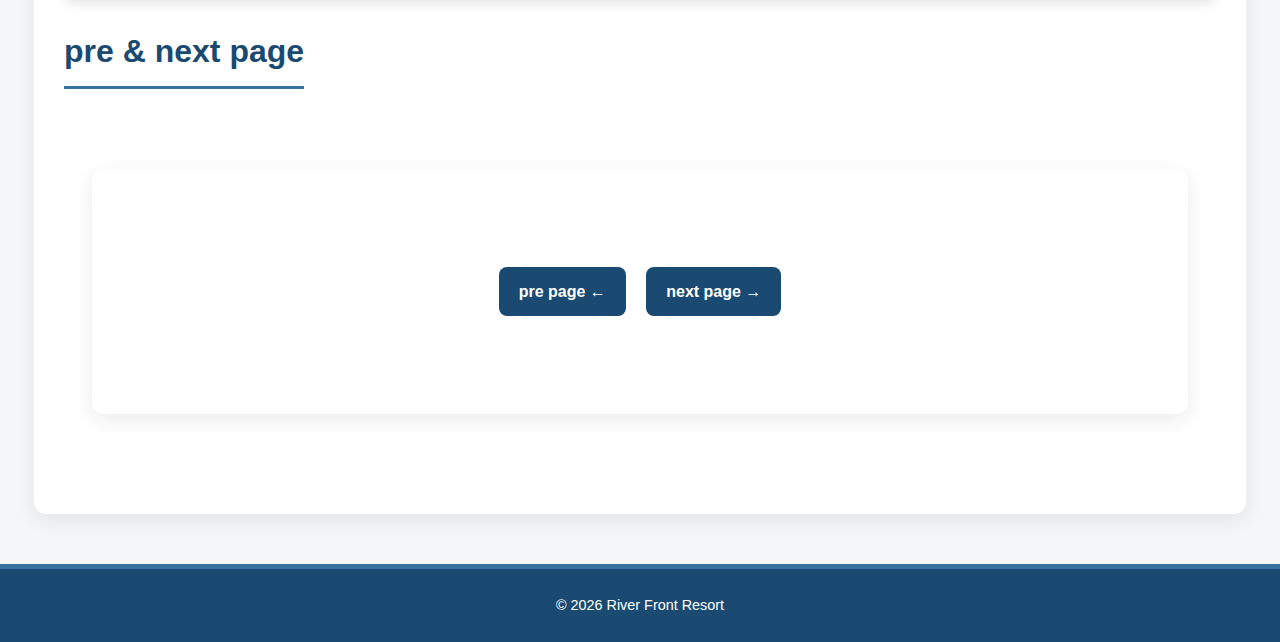
<file: academic work/finalYearProject/part5.html>
<!DOCTYPE html>
<html lang="en">
<head>
  <meta charset="utf-8"/>
  <meta name="viewport" content="width=device-width,initial-scale=1"/>
  <title>Part 5 — Architecture & Engineering</title>
  <link rel="stylesheet" href="theses.css"/>
</head>
<body>
  <header class="project-header">
    <h1>River Front Resort</h1>
    <p class="lead">Part 5 — Architecture & Engineering</p>
    
  </header>

  <main>
    <section class="content-section">
      <h2>Architectural Showcase</h2>
      <div class="two-col">
        <p><strong>Main Block.</strong> Entry court, double-height lobby, restaurant, banquet hall. Service spines behind public rooms.</p>
        <p><strong>Hotel Block.</strong> Typical floors stack compact rooms along a 3m corridor with daylight pockets.</p>
        <p><strong>Wellness Center.</strong> Hydrotherapy at the core, massage rooms facing courts, stack ventilation in sections.</p>
      </div>

      <div class="hr"></div>

      <h2>Engineering</h2>
      <div class="two-col">
        <p><strong>Floating Systems.</strong> Pontoon logic: foam-filled modules or reinforced concrete pontoons. Services run in protected chases above water.</p>
        <p><strong>Anchoring.</strong> Elastic dock systems that allow movement during surge and reduce peak forces.</p>
        <p><strong>Materials & Construction.</strong> Ferrocement shells for durability in salt air, bamboo frames for light loads, simple details for local repair.</p>
      </div>

      <div class="hr"></div>

      <h2>Plans & Renders</h2>
      <div class="plan-card">
        <img src="/academic work/finalYearProject/theises.png" alt="Plan sample" >
        <p class="note">Replace this image with your exported sheets (high-resolution). For each sheet create one image file and place in images/</p>
      </div>

    <h2>pre & next page</h2>
    <div class="plans-container">
     <!-- site planButton -->
<section id="site-plan" class="content-section">
  <div style="text-align:center; margin: 40px 0;">
    <a href="part4.html" class="nav-btn">pre page ←</a>
  <a href="part6.html" class="nav-btn">next page →</a>
  </div>
</section>
  </main>

  <!-- footer start  -->

  <footer>© <span id="year"></span> River Front Resort</footer>
  <script>document.getElementById('year').textContent=new Date().getFullYear();</script>
</body>
</html>
</file>
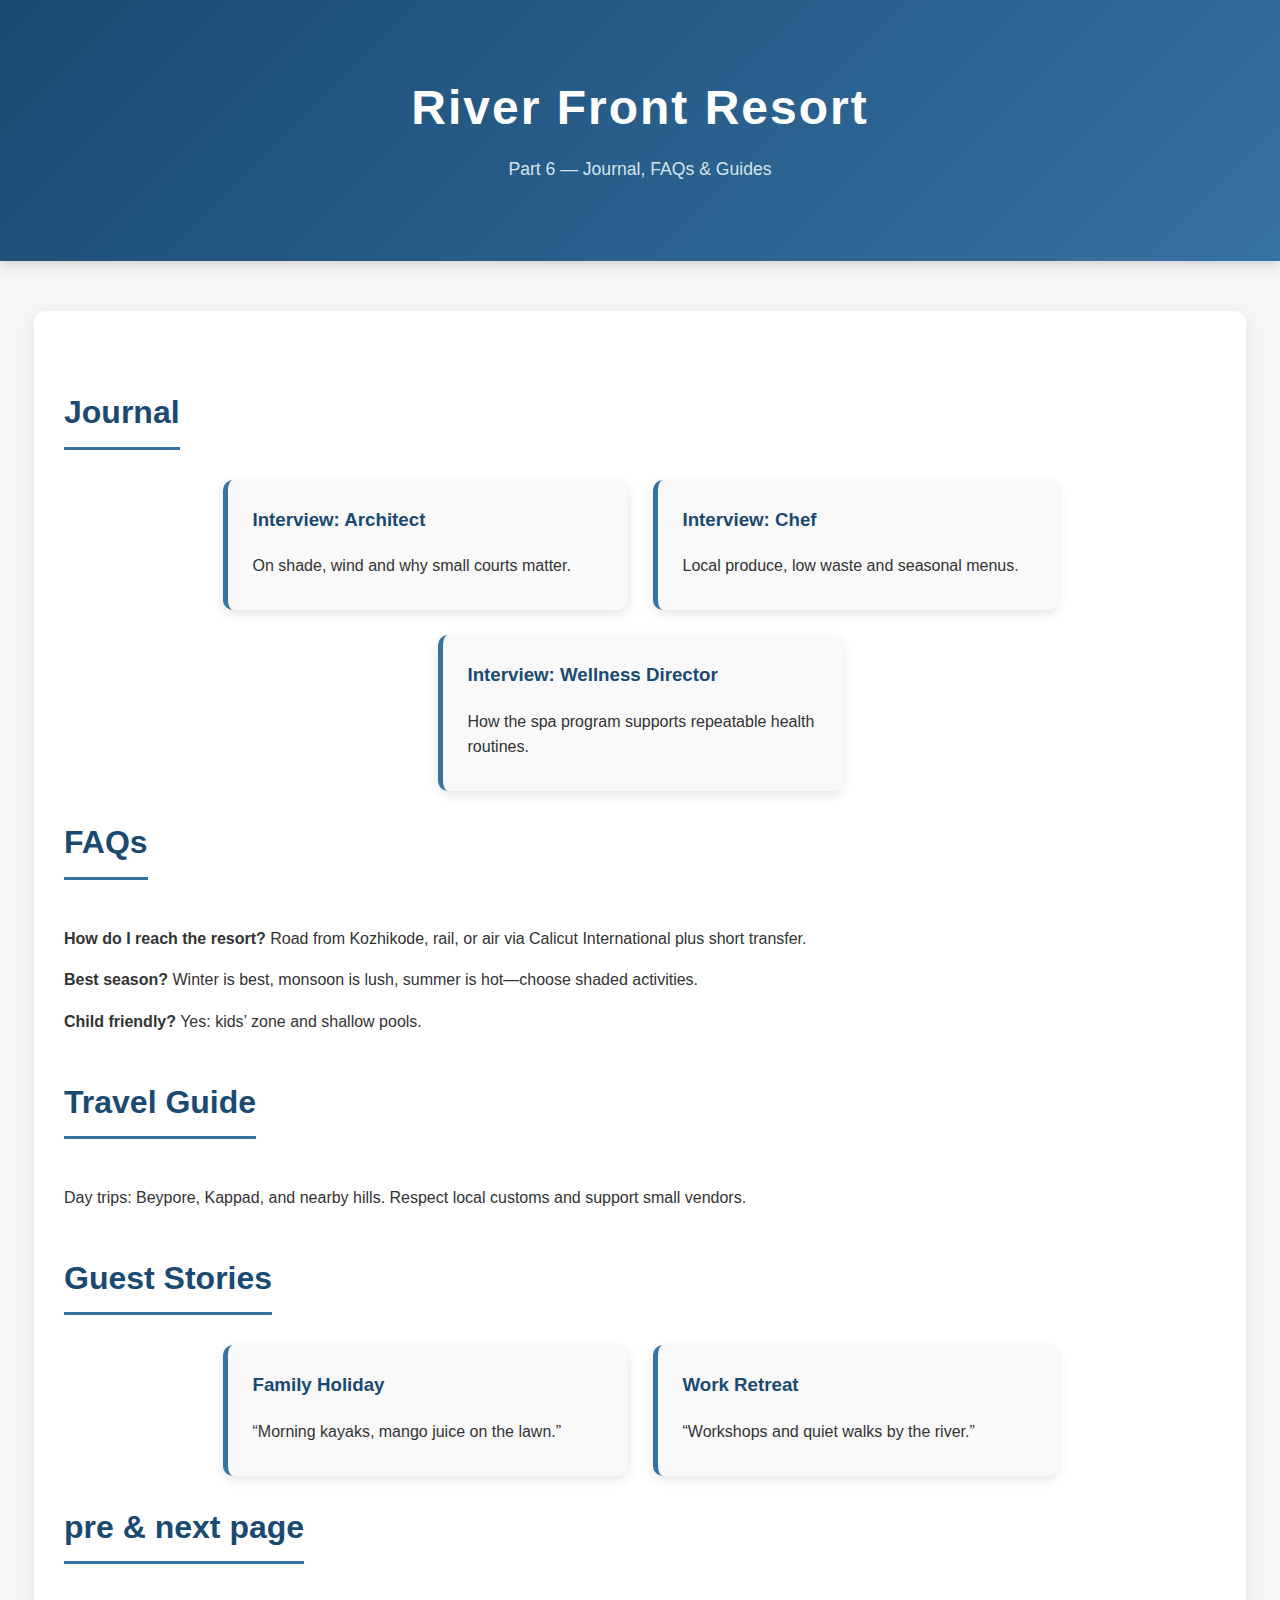
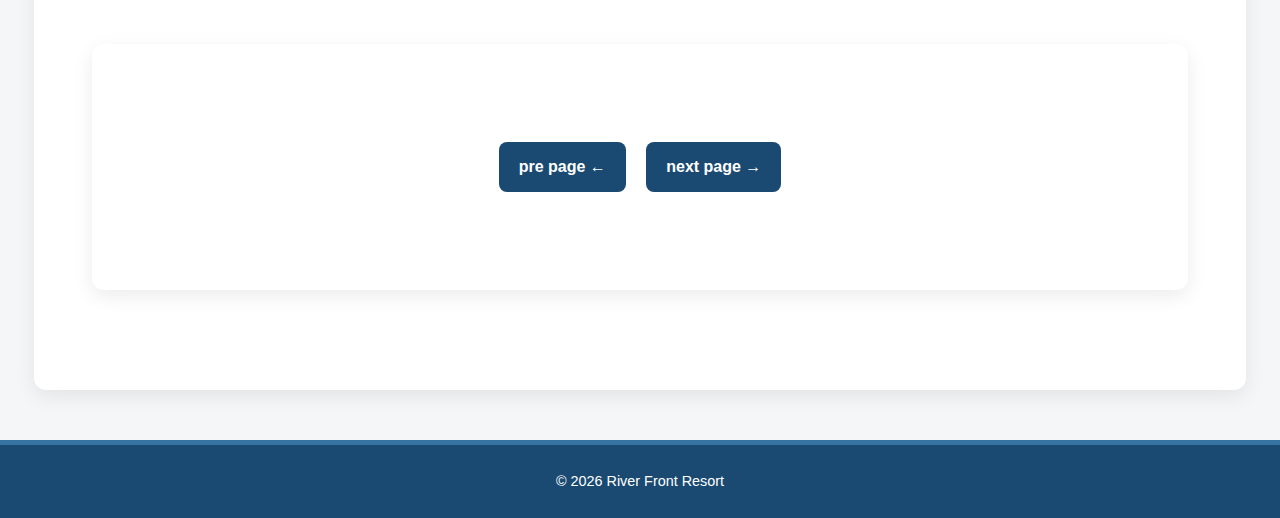
<file: academic work/finalYearProject/part6.html>
<!DOCTYPE html>
<html lang="en">
<head>
  <meta charset="utf-8"/>
  <meta name="viewport" content="width=device-width,initial-scale=1"/>
  <title>Part 6 — Journal, FAQs & Guides</title>
  <link rel="stylesheet" href="theses.css"/>
</head>
<body>
  <header class="project-header">
    <h1>River Front Resort</h1>
    <p class="lead">Part 6 — Journal, FAQs & Guides</p>

  </header>
  <main>
    <section class="content-section">
      <h2>Journal</h2>
      <div class="project-info">
        <article class="info-card"><h3>Interview: Architect</h3><p>On shade, wind and why small courts matter.</p></article>
        <article class="info-card"><h3>Interview: Chef</h3><p>Local produce, low waste and seasonal menus.</p></article>
        <article class="info-card"><h3>Interview: Wellness Director</h3><p>How the spa program supports repeatable health routines.</p></article>
      </div>

      <div class="hr"></div>

      <h2>FAQs</h2>
      <div class="two-col">
        <p><strong>How do I reach the resort?</strong> Road from Kozhikode, rail, or air via Calicut International plus short transfer.</p>
        <p><strong>Best season?</strong> Winter is best, monsoon is lush, summer is hot—choose shaded activities.</p>
        <p><strong>Child friendly?</strong> Yes: kids’ zone and shallow pools.</p>
      </div>

      <div class="hr"></div>

      <h2>Travel Guide</h2>
      <p>Day trips: Beypore, Kappad, and nearby hills. Respect local customs and support small vendors.</p>

      <div class="hr"></div>

      <h2>Guest Stories</h2>
      <div class="project-info">
        <article class="info-card"><h3>Family Holiday</h3><p>“Morning kayaks, mango juice on the lawn.”</p></article>
        <article class="info-card"><h3>Work Retreat</h3><p>“Workshops and quiet walks by the river.”</p></article>
      </div>
  
    <h2>pre & next page</h2>
    <div class="plans-container">
     <!-- site planButton -->
<section id="site-plan" class="content-section">
  <div style="text-align:center; margin: 40px 0;">
    <a href="part5.html" class="nav-btn">pre page ←</a>
  <a href="part7.html" class="nav-btn">next page →</a>
  </div>
</section>
  </main>

  
  <!-- footer start  -->
  <footer>© <span id="year"></span> River Front Resort</footer>
  <script>document.getElementById('year').textContent=new Date().getFullYear();</script>
</body>
</html>
</file>
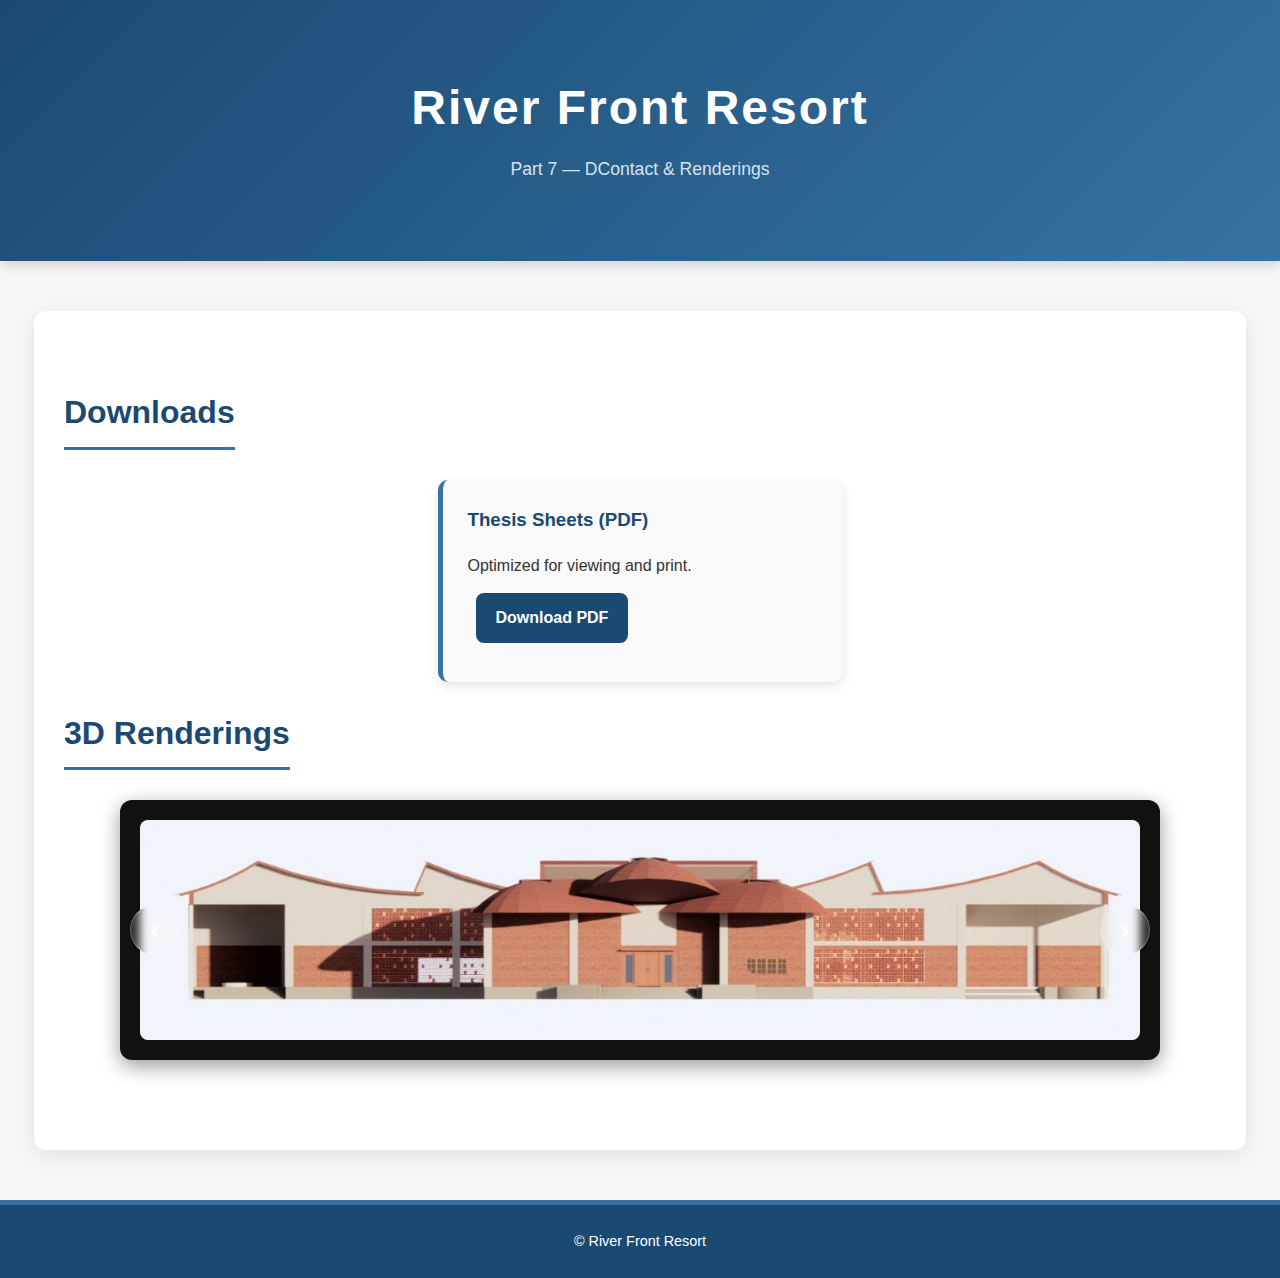
<file: academic work/finalYearProject/part7.html>
<!DOCTYPE html>
<html lang="en">
<head>
  <meta charset="utf-8"/>
  <meta name="viewport" content="width=device-width,initial-scale=1"/>
  <title>Part 7 — Downloads & Contact</title>
  <link rel="stylesheet" href="theses.css"/>
</head>
<body>
  <header class="project-header">
    <h1>River Front Resort</h1>
    <p class="lead">Part 7 — DContact & Renderings</p>
  </header>
  <main>
    <section class="content-section">
      <h2>Downloads</h2>
      <div class="project-info">
        <article class="info-card">
          <h3>Thesis Sheets (PDF)</h3>
          <p class="muted">Optimized for viewing and print.</p>
          <p><a class="nav-btn" href="/academic work/finalYearProject/pdf/FINAL X-SEM THESIS SHEETS.pdf" download>Download PDF</a></p>
        </article>
      </div>

      <div class="hr"></div>
      <div class="hr"></div>

      <h2>3D Renderings</h2>
      <div class="render-frame">
        <button class="frame-btn frame-prev" id="framePrev">‹</button>
        <img id="frameImage" src="/academic work/finalYearProject/thesesImg/1.jpg", alt="3D Rendering" style="max-width:100%;border-radius:8px"/>
        <button class="frame-btn frame-next" id="frameNext">›</button>
      </div>
    </section>
  </main>

  <footer>© <span id="year"></span> River Front Resort</footer>
<script>
(function () {
  const frameImg = document.getElementById("frameImage");
  const btnPrev = document.getElementById("framePrev");
  const btnNext = document.getElementById("frameNext");

  const images = [
    "/academic work/finalYearProject/thesesImg/1.jpg",
    "/academic work/finalYearProject/thesesImg/2.jpg",
    "/academic work/finalYearProject/thesesImg/3.jpg",
    "/academic work/finalYearProject/thesesImg/4.jpg",
    "/academic work/finalYearProject/thesesImg/5.jpg",
    "/academic work/finalYearProject/thesesImg/6.jpg",
    "/academic work/finalYearProject/thesesImg/7.jpg",
    "/academic work/finalYearProject/thesesImg/8.jpg",
    "/academic work/finalYearProject/thesesImg/9.jpg",
    "/academic work/finalYearProject/thesesImg/10.jpg",
    "/academic work/finalYearProject/thesesImg/11.jpg",
    "/academic work/finalYearProject/thesesImg/12.jpg",
    "/academic work/finalYearProject/thesesImg/13.jpg",
    "/academic work/finalYearProject/thesesImg/14.jpg",
    "/academic work/finalYearProject/thesesImg/15.jpg",
    "/academic work/finalYearProject/thesesImg/16.jpg",
    "/academic work/finalYearProject/thesesImg/17.jpg",
    "/academic work/finalYearProject/thesesImg/18.jpg",
  ];

  let index = 0;

  function showFrame(i) {
    index = (i + images.length) % images.length;
    frameImg.src = images[index];
    frameImg.alt = `Image ${index + 1}`;
  }

  btnPrev.addEventListener("click", () => showFrame(index - 1));
  btnNext.addEventListener("click", () => showFrame(index + 1));

  // Swipe navigation
  let startX = 0;
  frameImg.addEventListener("touchstart", (e) => {
    startX = e.touches[0].clientX;
  });

  frameImg.addEventListener("touchend", (e) => {
    let endX = e.changedTouches[0].clientX;
    if (startX - endX > 50) {
      showFrame(index + 1);
    } else if (endX - startX > 50) {
      showFrame(index - 1);
    }
  });

  // Default image
  showFrame(0);
})();
</script>


</body>
</html>
</file>
<file: css/style.css>
/* =======================
   Global Styles
======================= */
* {
  box-sizing: border-box;
}

body {
  margin: 0;
  font-family: 'Segoe UI', Tahoma, Geneva, Verdana, sans-serif;
  background: #f4f4f4;
  color: #333;
  line-height: 1.6;
}

section {
  padding: 50px 20px;
  background: #fff;
  margin: 20px auto;
  width: 90%;
  max-width: 1200px;
  border-radius: 10px;
  box-shadow: 0 5px 15px rgba(0,0,0,0.1);
}

h2 {
  text-align: center;
  margin-bottom: 30px;
  font-size: 2rem;
  color: #222;
}

a {
  text-decoration: none;
  color: #0077b6;
  transition: color 0.3s ease;
}

a:hover {
  color: #023e8a;
}

/* =======================
   Header & Navbar
======================= */
header {
  background: #222;
  padding: 10px 20px;
  position: sticky;
  top: 0;
  z-index: 1000;
  box-shadow: 0 2px 10px rgba(0,0,0,0.1);
}

nav ul {
  display: flex;
  list-style: none;
  justify-content: center;
  margin: 0;
  padding: 0;
  flex-wrap: wrap;
}

nav ul li {
  margin: 5px 15px;
}

nav ul li a {
  color: #fff;
  text-decoration: none;
  font-weight: bold;
  transition: color 0.3s ease;
  padding: 8px 12px;
  border-radius: 4px;
}

nav ul li a:hover {
  color: #00b4d8;
  background: rgba(255,255,255,0.1);
}

nav ul li a.active {
  color: #00b4d8;
  background: rgba(255,255,255,0.2);
  border: 1px solid #00b4d8;
}

/* =======================
   Home Section
======================= */
.home-section {
  text-align: center;
  padding: 60px 20px;
  background: linear-gradient(135deg, #667eea 0%, #764ba2 100%);
  color: white;
  margin: 0 auto 20px;
  border-radius: 10px;
}

.profile-pic {
  width: 180px;
  height: 180px;
  border-radius: 50%;
  box-shadow: 0 5px 15px rgba(0,0,0,0.3);
  border: 4px solid white;
  object-fit: cover;
}

.home-section h1 {
  margin: 20px 0 10px;
  font-size: 2.5rem;
  text-shadow: 2px 2px 4px rgba(0,0,0,0.3);
}

.home-section h2 {
  margin: 0;
  font-size: 1.5rem;
  color: #e0e0e0;
  font-weight: 300;
}

/* =======================
   About Section
======================= */
#about p {
  text-align: center;
  max-width: 700px;
  margin: 0 auto;
  font-size: 1.1rem;
  color: #444;
  line-height: 1.8;
}

/* =======================
   Projects Section
======================= */
.project-category {
  margin-bottom: 40px;
}

.project-category h3 {
  margin-bottom: 20px;
  font-size: 1.5rem;
  color: #0077b6;
  border-bottom: 2px solid #0077b6;
  padding-bottom: 10px;
}

.project-card {
  background: #f8f9fa;
  padding: 20px;
  margin: 15px 0;
  border-radius: 8px;
  transition: all 0.3s ease;
  opacity: 0;
  transform: translateY(20px);
  border-left: 4px solid #0077b6;
  box-shadow: 0 2px 5px rgba(0,0,0,0.1);
}

.project-card:hover {
  transform: translateY(-5px) scale(1.02);
  background: #e3f2fd;
  box-shadow: 0 8px 25px rgba(0,0,0,0.15);
}

.project-card.visible {
  opacity: 1;
  transform: translateY(0);
  transition: all 0.6s ease-in-out;
}

.project-card a {
  color: #333;
  font-weight: 500;
}

.project-card a:hover {
  color: #0077b6;
}

/* =======================
   Experience Section
======================= */
.experience-item {
  background: #f9f9f9;
  border-left: 4px solid #0077b6;
  padding: 25px;
  margin-bottom: 25px;
  border-radius: 8px;
  transition: all 0.3s ease;
  box-shadow: 0 2px 5px rgba(0,0,0,0.1);
}

.experience-item:hover {
  transform: translateY(-5px);
  box-shadow: 0 8px 25px rgba(0,0,0,0.15);
  background: #f0f8ff;
}

.experience-item h3 {
  margin: 0 0 10px 0;
  font-size: 1.3rem;
  color: #333;
}

.experience-item p {
  margin: 5px 0 15px;
  font-style: italic;
  color: #666;
  font-weight: 500;
}

.experience-item ul {
  margin: 0;
  padding-left: 20px;
}

.experience-item ul li {
  margin-bottom: 10px;
  line-height: 1.6;
  color: #444;
}

/* =======================
   Skills Section
======================= */
#skills ul {
  display: grid;
  grid-template-columns: repeat(auto-fit, minmax(250px, 1fr));
  gap: 20px;
  list-style: none;
  padding: 0;
}

#skills li {
  background: linear-gradient(135deg, #667eea 0%, #764ba2 100%);
  color: white;
  padding: 15px 20px;
  border-radius: 8px;
  text-align: center;
  transition: all 0.3s ease;
  font-weight: 500;
  box-shadow: 0 4px 15px rgba(0,0,0,0.1);
}

#skills li:hover {
  transform: translateY(-3px);
  box-shadow: 0 8px 25px rgba(0,0,0,0.2);
}

/* =======================
   Education Section
======================= */
#education p {
  text-align: center;
  font-size: 1.2rem;
  color: #444;
  background: #f8f9fa;
  padding: 20px;
  border-radius: 8px;
  border-left: 4px solid #0077b6;
}

/* Membership Section */
#membership p {
  text-align: center;
  font-size: 1.1rem;
  color: #444;
  background: #f8f9fa;
  padding: 20px;
  border-radius: 8px;
  border-left: 4px solid #0077b6;
}

/* Contact Section */
#contact p {
  text-align: center;
  font-size: 1.1rem;
  margin: 10px 0;
}

#contact a {
  color: #0077b6;
  text-decoration: none;
  transition: color 0.3s ease;
  font-weight: 500;
}

#contact a:hover {
  color: #023e8a;
  text-decoration: underline;
}

footer {
  text-align: center;
  padding: 30px;
  background: #222;
  color: #fff;
  margin-top: 30px;
  border-top: 3px solid #0077b6;
}

/* =======================
   Responsive Design
======================= */
@media (max-width: 768px) {
  section {
    width: 95%;
    padding: 30px 15px;
  }
  
  nav ul {
    flex-direction: column;
    align-items: center;
  }
  
  nav ul li {
    margin: 5px 0;
  }
  
  .home-section h1 {
    font-size: 2rem;
  }
  
  .home-section h2 {
    font-size: 1.2rem;
  }
  
  .profile-pic {
    width: 150px;
    height: 150px;
  }
  
  #skills ul {
    grid-template-columns: 1fr;
  }
  
  .project-card {
    padding: 15px;
  }
  
  .experience-item {
    padding: 20px;
  }
}

@media (max-width: 480px) {
  section {
    width: 98%;
    padding: 20px 10px;
  }
  
  h2 {
    font-size: 1.5rem;
  }
  
  .home-section h1 {
    font-size: 1.8rem;
  }
  
  .profile-pic {
    width: 120px;
    height: 120px;
  }
  
  .project-card {
    padding: 12px;
  }
  
  .experience-item {
    padding: 15px;
  }
}
/* Hamburger button */
.menu-toggle {
  display: none;
  font-size: 28px;
  color: #fff;
  cursor: pointer;
}

/* Mobile nav */
@media (max-width: 768px) {
  nav ul {
    display: none;  /* hide menu */
    flex-direction: column;
    background: #222;
    width: 100%;
    padding: 10px 0;
  }

  nav ul.show {
    display: flex; /* show when active */
  }

  .menu-toggle {
    display: block;
  }
}
nav ul {
  display: flex;
  list-style: none;
}

#nav-links.show {
  display: block;
}

@media (max-width: 768px) {
  nav ul {
    display: none;
    flex-direction: column;
  }
}
</file>
<file: academic work/8thSemisterProject/8thsem.css>
:root {
  --brand:#0077b6;
  --brand-dark:#023e8a;
  --ink:#222;
  --text:#444;
  --card:#ffffff;
  --bg:#f4f4f4;
  --soft:#e6f7ff;
  --radius:14px;
  --shadow:0 6px 18px rgba(0,0,0,.12);
}

*{box-sizing:border-box}
body {
  margin:0;
  font-family: system-ui, Arial, sans-serif;
  color:var(--ink);
  background:var(--bg);
  line-height:1.6;
}
img {max-width:100%; display:block}

/* Header */
header {
  background:#222;
  color:#fff;
  text-align:center;
  padding:42px 18px;
}
header h1 {
  margin:0;
  font-size:2.2rem;
}
header p {
  margin:8px 0 0;
  color:#dcdcdc;
}

/* Section */
section {
  width:min(1100px, 92%);
  background:var(--card);
  margin:22px auto;
  padding:34px 22px;
  border-radius:var(--radius);
  box-shadow:var(--shadow);
}
h2 {
  margin:0 0 18px;
  text-align:center;
  color:var(--brand);
  font-size:1.9rem;
}
p {color:var(--text)}

/* Visual */
.visual {
  display:grid;
  grid-template-columns:1.2fr .8fr;
  gap:22px;
}
.visual .frame {
  border-radius:12px;
  overflow:hidden;
  box-shadow:var(--shadow);
}
.visual .copy {
  align-self:center;
  font-size:1.05rem;
}
@media (max-width:900px){
  .visual{grid-template-columns:1fr}
}

/* Highlights Grid */
.grid {
  display:grid;
  grid-template-columns:repeat(3,1fr);
  gap:16px;
}
.card {
  background:var(--soft);
  border:2px solid var(--brand);
  border-radius:12px;
  padding:18px;
  font-weight:600;
  text-align:center;
  transition:transform .25s ease;
}
.card:hover {transform:translateY(-4px)}
@media (max-width:900px){
  .grid{grid-template-columns:1fr 1fr}
}
@media (max-width:600px){
  .grid{grid-template-columns:1fr}
}

/* Footer */
footer {
  text-align:center;
  padding:18px;
  margin-top:22px;
  color:#666;
}
</file>
<file: academic work/9thsemproject/css.css>
/* =======================
   Global Styles
======================= */
body {
  margin: 0;
  font-family: "Segoe UI", Arial, sans-serif;
  background: #f4f6f8;
  color: #333;
  line-height: 1.6;
}

h1, h2, h3 {
  font-family: "Trebuchet MS", sans-serif;
  font-weight: 600;
}

/* =======================
   Header
======================= */
.project-header {
  background: linear-gradient(135deg, #1a4a72, #3672a2);
  color: #fff;
  text-align: center;
  padding: 70px 20px;
  box-shadow: 0 4px 12px rgba(0,0,0,0.15);
}

.project-header h1 {
  margin: 0;
  font-size: 3rem;
  letter-spacing: 2px;
}

.project-header p {
  margin: 8px 0;
  font-size: 1.1rem;
  color: #d6e2ee;
}

/* =======================
   Navigation
======================= */
nav {
  background: #244a6a;
  padding: 12px 0;
  box-shadow: 0 2px 6px rgba(0,0,0,0.15);
  position: sticky;
  top: 0;
  z-index: 100;
}

nav ul {
  list-style: none;
  display: flex;
  justify-content: center;
  margin: 0;
  padding: 0;
}

nav ul li {
  margin: 0 25px;
}

nav ul li a {
  color: #fff;
  text-decoration: none;
  font-weight: 600;
  font-size: 1rem;
  transition: color 0.3s ease, transform 0.2s ease;
}

nav ul li a:hover {
  color: #ffdd99;
  transform: translateY(-2px);
}

/* =======================
   Sections
======================= */

/* nav button start  */
.nav-btn {
  display: inline-block;
  margin: 8px;
  padding: 12px 20px;
  background: #1a4a72;
  color: #fff;
  border-radius: 8px;
  font-weight: 600;
  text-decoration: none;
  transition: background 0.3s ease, transform 0.2s ease;
}

.nav-btn:hover {
  background: #3672a2;
  transform: translateY(-2px);
}
/* nav button end  */
.content-section {
  background: #fff;
  margin: 50px auto;
  padding: 50px 30px;
  width: 90%;
  max-width: 1200px;
  border-radius: 12px;
  box-shadow: 0 6px 20px rgba(0,0,0,0.08);
}

.content-section h2 {
  text-align: center;
  font-size: 2rem;
  margin-bottom: 30px;
  color: #1a4a72;
  border-bottom: 3px solid #3672a2;
  display: inline-block;
  padding-bottom: 8px;
}

/* =======================
   Info Cards
======================= */
.project-info {
  display: flex;
  flex-wrap: wrap;
  gap: 25px;
  justify-content: center;
}

.info-card {
  background: #f9f9f9;
  padding: 25px;
  border-left: 5px solid #3672a2;
  border-radius: 10px;
  width: 350px;
  box-shadow: 0 4px 12px rgba(0,0,0,0.1);
  transition: transform 0.3s ease;
}

.info-card:hover {
  transform: translateY(-6px);
}

.info-card h3 {
  margin-top: 0;
  color: #1a4a72;
}

.info-card p {
  margin: 6px 0;
}

/* =======================
   Image Containers
======================= */
.plans-container, 
.elevations-container, 
.renderings-container {
  display: flex;
  flex-wrap: wrap;
  gap: 25px;
  justify-content: center;
}

.plan-card, .elevation-card {
  background: #f9f9f9;
  padding: 18px;
  border-radius: 10px;
  text-align: center;
  box-shadow: 0 4px 12px rgba(0,0,0,0.1);
  transition: transform 0.3s ease;
  flex: 1 1 300px;
}

.plan-card:hover, .elevation-card:hover {
  transform: translateY(-6px);
}

.plan-card img, .elevation-card img {
  width: 100%;
  height: auto;
  max-height: 500px;
  object-fit: contain;
  border-radius: 8px;
  box-shadow: 0 4px 12px rgba(0,0,0,0.2);
}

/* Larger renderings */
.renderings-container img {
  width: 100%;
  height: auto;
  border-radius: 12px;
  box-shadow: 0 8px 24px rgba(0,0,0,0.25);
  margin-bottom: 25px;
}

/* =======================
   Footer
======================= */
footer {
  background: #1a4a72;
  color: #fff;
  text-align: center;
  padding: 25px;
  margin-top: 40px;
  border-top: 5px solid #3672a2;
  font-size: 0.9rem;
}

/* =======================
   Responsive
======================= */
@media (max-width: 768px) {
  nav ul {
    flex-direction: column;
  }
  nav ul li {
    margin: 10px 0;
  }
  .project-info, 
  .plans-container, 
  .elevations-container, 
  .renderings-container {
    flex-direction: column;
  }
  .info-card, .plan-card, .elevation-card {
    width: 100%;
  }
}
/* ============== 3D Gallery ============== */
.gallery {
  display: grid;
  grid-template-columns: repeat(3, 1fr);
  gap: 18px;
}
.gallery img {
  width: 100%;
  height: 260px;
  object-fit: cover;
  border-radius: 10px;
  cursor: zoom-in;
  box-shadow: 0 4px 12px rgba(0,0,0,0.12);
  transition: transform 0.2s ease, box-shadow 0.2s ease;
}
.gallery img:hover {
  transform: translateY(-3px);
  box-shadow: 0 8px 20px rgba(0,0,0,0.18);
}
/* Lightbox */
.lightbox {
  display: none;
  position: fixed;
  z-index: 1000;
  left: 0; top: 0;
  width: 100%; height: 100%;
  background: rgba(0,0,0,0.9);
  align-items: center;
  justify-content: center;
}

.lightbox img {
  max-width: 90%;
  max-height: 80%;
  border-radius: 10px;
  box-shadow: 0 0 25px rgba(255,255,255,0.3);
}

.lightbox-close {
  position: absolute;
  top: 30px; right: 40px;
  font-size: 35px;
  color: #fff;
  cursor: pointer;
}


/* Responsive grid */
@media (max-width: 1024px) {
  .gallery { grid-template-columns: repeat(2, 1fr); }
  .gallery img { height: 220px; }
}
@media (max-width: 640px) {
  .gallery { grid-template-columns: 1fr; }
  .gallery img { height: 220px; }
}
/* Rendering Frame */
.render-frame {
  position: relative;
  display: flex;
  align-items: center;
  justify-content: center;
  background: #111;
  border-radius: 12px;
  padding: 20px;
  box-shadow: 0 6px 20px rgba(0,0,0,0.4);
  max-width: 1000px;
  margin: 0 auto 40px;
}

.render-frame img {
  width: 100%;
  max-height: 500px;
  object-fit: contain;
  border-radius: 10px;
}

.frame-btn {
  position: absolute;
  top: 50%;
  transform: translateY(-50%);
  background: rgba(255,255,255,0.15);
  backdrop-filter: blur(4px);
  border: 1px solid rgba(255,255,255,0.25);
  color: #fff;
  width: 50px;
  height: 50px;
  border-radius: 50%;
  font-size: 28px;
  cursor: pointer;
  transition: background 0.2s ease, transform 0.1s ease;
}

.frame-btn:hover {
  background: rgba(255,255,255,0.25);
  transform: scale(1.05);
}

.frame-prev { left: 10px; }
.frame-next { right: 10px; }
/* Extra small devices */
@media (max-width: 480px) {
  .project-header {
    padding: 40px 15px;
  }
  .project-header h1 {
    font-size: 2rem;
    letter-spacing: 1px;
  }
  .content-section {
    padding: 25px 15px;
    margin: 20px auto;
  }
  nav ul li {
    margin: 8px 0;
  }
  .nav-btn {
    padding: 10px 16px;
    font-size: 0.9rem;
  }
  footer {
    padding: 15px;
    font-size: 0.8rem;
  }
}

/* Subtle uniform shadow */
.card-shadow {
  box-shadow: 0 4px 16px rgba(0,0,0,0.12);
}
@media print {
  nav, footer { display: none; }
  body { background: #fff; }
  .content-section { box-shadow: none; border: 2px solid #000; }
}
/* PDF Button */
.pdf-btn {
  background: #1a4a72;
  color: #fff;
  padding: 14px 28px;
  border: none;
  border-radius: 8px;
  font-size: 1rem;
  font-weight: 600;
  cursor: pointer;
  transition: background 0.3s ease, transform 0.2s ease;
}

.pdf-btn:hover {
  background: #3672a2;
  transform: translateY(-2px);
}

/* Print Styles for PDF */
@media print {
  body {
    background: #fff;
  }
  nav, footer, #download {
    display: none; /* Hide navigation, footer, and download section */
  }
  .certificate-section {
    margin: 0;
    padding: 0;
  }
  .certificate-frame {
    box-shadow: none;
    border: 4px solid #000;
  }
}
.download-btn {
  display: inline-block;
  padding: 10px 20px;
  background: #333;
  color: #fff;
  text-decoration: none;
  border-radius: 5px;
  transition: background 0.3s;
}

.download-btn:hover {
  background: #555;
}
</file>
<file: academic work/finalYearProject/theses.css>
/* =======================
   Global Styles
======================= */
body {
  margin: 0;
  font-family: "Segoe UI", Arial, sans-serif;
  background: #f4f6f8;
  color: #333;
  line-height: 1.6;
}

h1, h2, h3 {
  font-family: "Trebuchet MS", sans-serif;
  font-weight: 600;
}

/* =======================
   Header
======================= */
.project-header {
  background: linear-gradient(135deg, #1a4a72, #3672a2);
  color: #fff;
  text-align: center;
  padding: 70px 20px;
  box-shadow: 0 4px 12px rgba(0,0,0,0.15);
}

.project-header h1 {
  margin: 0;
  font-size: 3rem;
  letter-spacing: 2px;
}

.project-header p {
  margin: 8px 0;
  font-size: 1.1rem;
  color: #d6e2ee;
}

/* =======================
   Navigation
======================= */
nav {
  background: #244a6a;
  padding: 12px 0;
  box-shadow: 0 2px 6px rgba(0,0,0,0.15);
  position: sticky;
  top: 0;
  z-index: 100;
}

nav ul {
  list-style: none;
  display: flex;
  justify-content: center;
  margin: 0;
  padding: 0;
}

nav ul li {
  margin: 0 25px;
}

nav ul li a {
  color: #fff;
  text-decoration: none;
  font-weight: 600;
  font-size: 1rem;
  transition: color 0.3s ease, transform 0.2s ease;
}

nav ul li a:hover {
  color: #ffdd99;
  transform: translateY(-2px);
}

/* =======================
   Sections
======================= */

/* nav button start  */
.nav-btn {
  display: inline-block;
  margin: 8px;
  padding: 12px 20px;
  background: #1a4a72;
  color: #fff;
  border-radius: 8px;
  font-weight: 600;
  text-decoration: none;
  transition: background 0.3s ease, transform 0.2s ease;
}

.nav-btn:hover {
  background: #3672a2;
  transform: translateY(-2px);
}
/* nav button end  */
.content-section {
  background: #fff;
  margin: 50px auto;
  padding: 50px 30px;
  width: 90%;
  max-width: 1200px;
  border-radius: 12px;
  box-shadow: 0 6px 20px rgba(0,0,0,0.08);
}

.content-section h2 {
  text-align: center;
  font-size: 2rem;
  margin-bottom: 30px;
  color: #1a4a72;
  border-bottom: 3px solid #3672a2;
  display: inline-block;
  padding-bottom: 8px;
}

/* =======================
   Info Cards
======================= */
.project-info {
  display: flex;
  flex-wrap: wrap;
  gap: 25px;
  justify-content: center;
}

.info-card {
  background: #f9f9f9;
  padding: 25px;
  border-left: 5px solid #3672a2;
  border-radius: 10px;
  width: 350px;
  box-shadow: 0 4px 12px rgba(0,0,0,0.1);
  transition: transform 0.3s ease;
}

.info-card:hover {
  transform: translateY(-6px);
}

.info-card h3 {
  margin-top: 0;
  color: #1a4a72;
}

.info-card p {
  margin: 6px 0;
}

/* =======================
   Image Containers
======================= */
.plans-container, 
.elevations-container, 
.renderings-container {
  display: flex;
  flex-wrap: wrap;
  gap: 25px;
  justify-content: center;
}

.plan-card, .elevation-card {
  background: #f9f9f9;
  padding: 18px;
  border-radius: 10px;
  text-align: center;
  box-shadow: 0 4px 12px rgba(0,0,0,0.1);
  transition: transform 0.3s ease;
  flex: 1 1 300px;
}

.plan-card:hover, .elevation-card:hover {
  transform: translateY(-6px);
}

.plan-card img, .elevation-card img {
  width: 100%;
  height: auto;
  max-height: 500px;
  object-fit: contain;
  border-radius: 8px;
  box-shadow: 0 4px 12px rgba(0,0,0,0.2);
}

/* Larger renderings */
.renderings-container img {
  width: 100%;
  height: auto;
  border-radius: 12px;
  box-shadow: 0 8px 24px rgba(0,0,0,0.25);
  margin-bottom: 25px;
}

/* =======================
   Footer
======================= */
footer {
  background: #1a4a72;
  color: #fff;
  text-align: center;
  padding: 25px;
  margin-top: 40px;
  border-top: 5px solid #3672a2;
  font-size: 0.9rem;
}

/* =======================
   Responsive
======================= */
@media (max-width: 768px) {
  nav ul {
    flex-direction: column;
  }
  nav ul li {
    margin: 10px 0;
  }
  .project-info, 
  .plans-container, 
  .elevations-container, 
  .renderings-container {
    flex-direction: column;
  }
  .info-card, .plan-card, .elevation-card {
    width: 100%;
  }
}
/* ============== 3D Gallery ============== */
.gallery {
  display: grid;
  grid-template-columns: repeat(3, 1fr);
  gap: 18px;
}
.gallery img {
  width: 100%;
  height: 260px;
  object-fit: cover;
  border-radius: 10px;
  cursor: zoom-in;
  box-shadow: 0 4px 12px rgba(0,0,0,0.12);
  transition: transform 0.2s ease, box-shadow 0.2s ease;
}
.gallery img:hover {
  transform: translateY(-3px);
  box-shadow: 0 8px 20px rgba(0,0,0,0.18);
}
/* Lightbox */
.lightbox {
  display: none;
  position: fixed;
  z-index: 1000;
  left: 0; top: 0;
  width: 100%; height: 100%;
  background: rgba(0,0,0,0.9);
  align-items: center;
  justify-content: center;
}

.lightbox img {
  max-width: 90%;
  max-height: 80%;
  border-radius: 10px;
  box-shadow: 0 0 25px rgba(255,255,255,0.3);
}

.lightbox-close {
  position: absolute;
  top: 30px; right: 40px;
  font-size: 35px;
  color: #fff;
  cursor: pointer;
}


/* Responsive grid */
@media (max-width: 1024px) {
  .gallery { grid-template-columns: repeat(2, 1fr); }
  .gallery img { height: 220px; }
}
@media (max-width: 640px) {
  .gallery { grid-template-columns: 1fr; }
  .gallery img { height: 220px; }
}
/* Rendering Frame */
.render-frame {
  position: relative;
  display: flex;
  align-items: center;
  justify-content: center;
  background: #111;
  border-radius: 12px;
  padding: 20px;
  box-shadow: 0 6px 20px rgba(0,0,0,0.4);
  max-width: 1000px;
  margin: 0 auto 40px;
}

.render-frame img {
  width: 100%;
  max-height: 500px;
  object-fit: contain;
  border-radius: 10px;
}

.frame-btn {
  position: absolute;
  top: 50%;
  transform: translateY(-50%);
  background: rgba(255,255,255,0.15);
  backdrop-filter: blur(4px);
  border: 1px solid rgba(255,255,255,0.25);
  color: #fff;
  width: 50px;
  height: 50px;
  border-radius: 50%;
  font-size: 28px;
  cursor: pointer;
  transition: background 0.2s ease, transform 0.1s ease;
}

.frame-btn:hover {
  background: rgba(255,255,255,0.25);
  transform: scale(1.05);
}

.frame-prev { left: 10px; }
.frame-next { right: 10px; }
/* Extra small devices */
@media (max-width: 480px) {
  .project-header {
    padding: 40px 15px;
  }
  .project-header h1 {
    font-size: 2rem;
    letter-spacing: 1px;
  }
  .content-section {
    padding: 25px 15px;
    margin: 20px auto;
  }
  nav ul li {
    margin: 8px 0;
  }
  .nav-btn {
    padding: 10px 16px;
    font-size: 0.9rem;
  }
  footer {
    padding: 15px;
    font-size: 0.8rem;
  }
}

/* Subtle uniform shadow */
.card-shadow {
  box-shadow: 0 4px 16px rgba(0,0,0,0.12);
}
</file>
